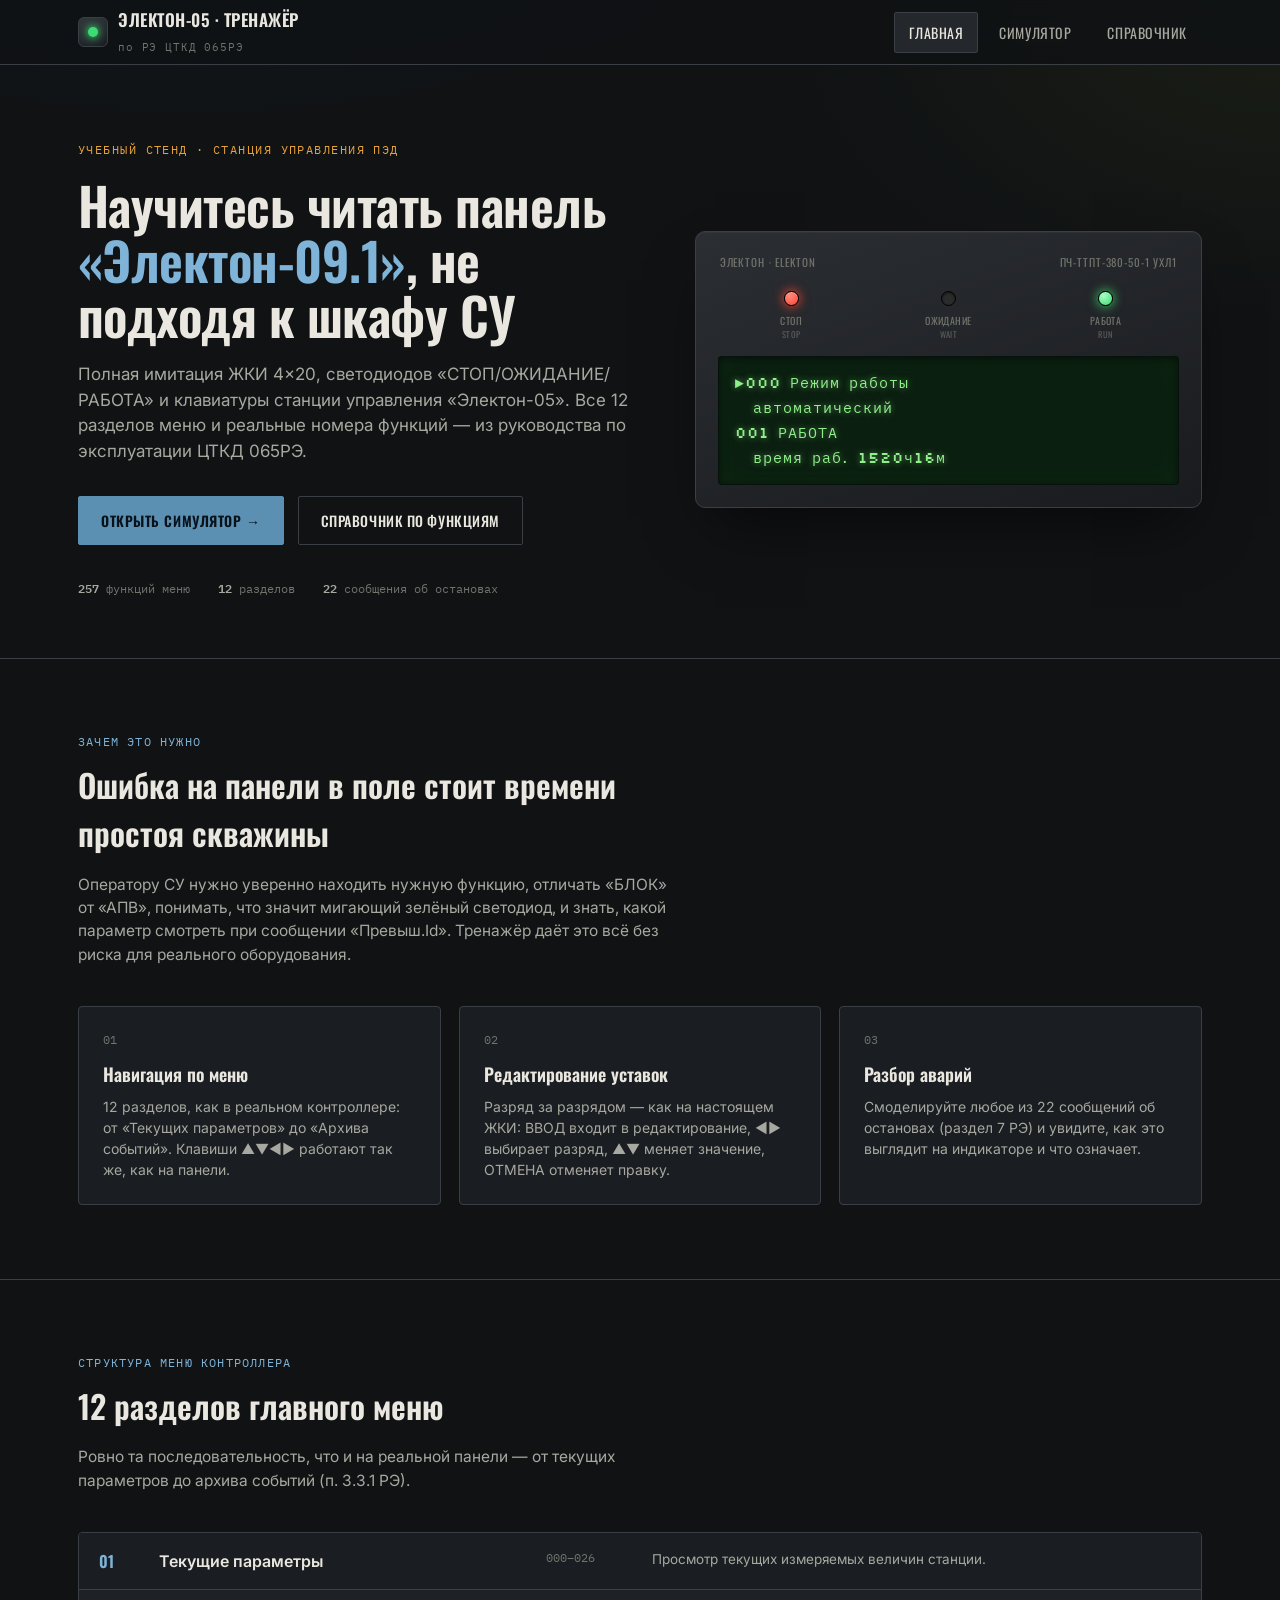
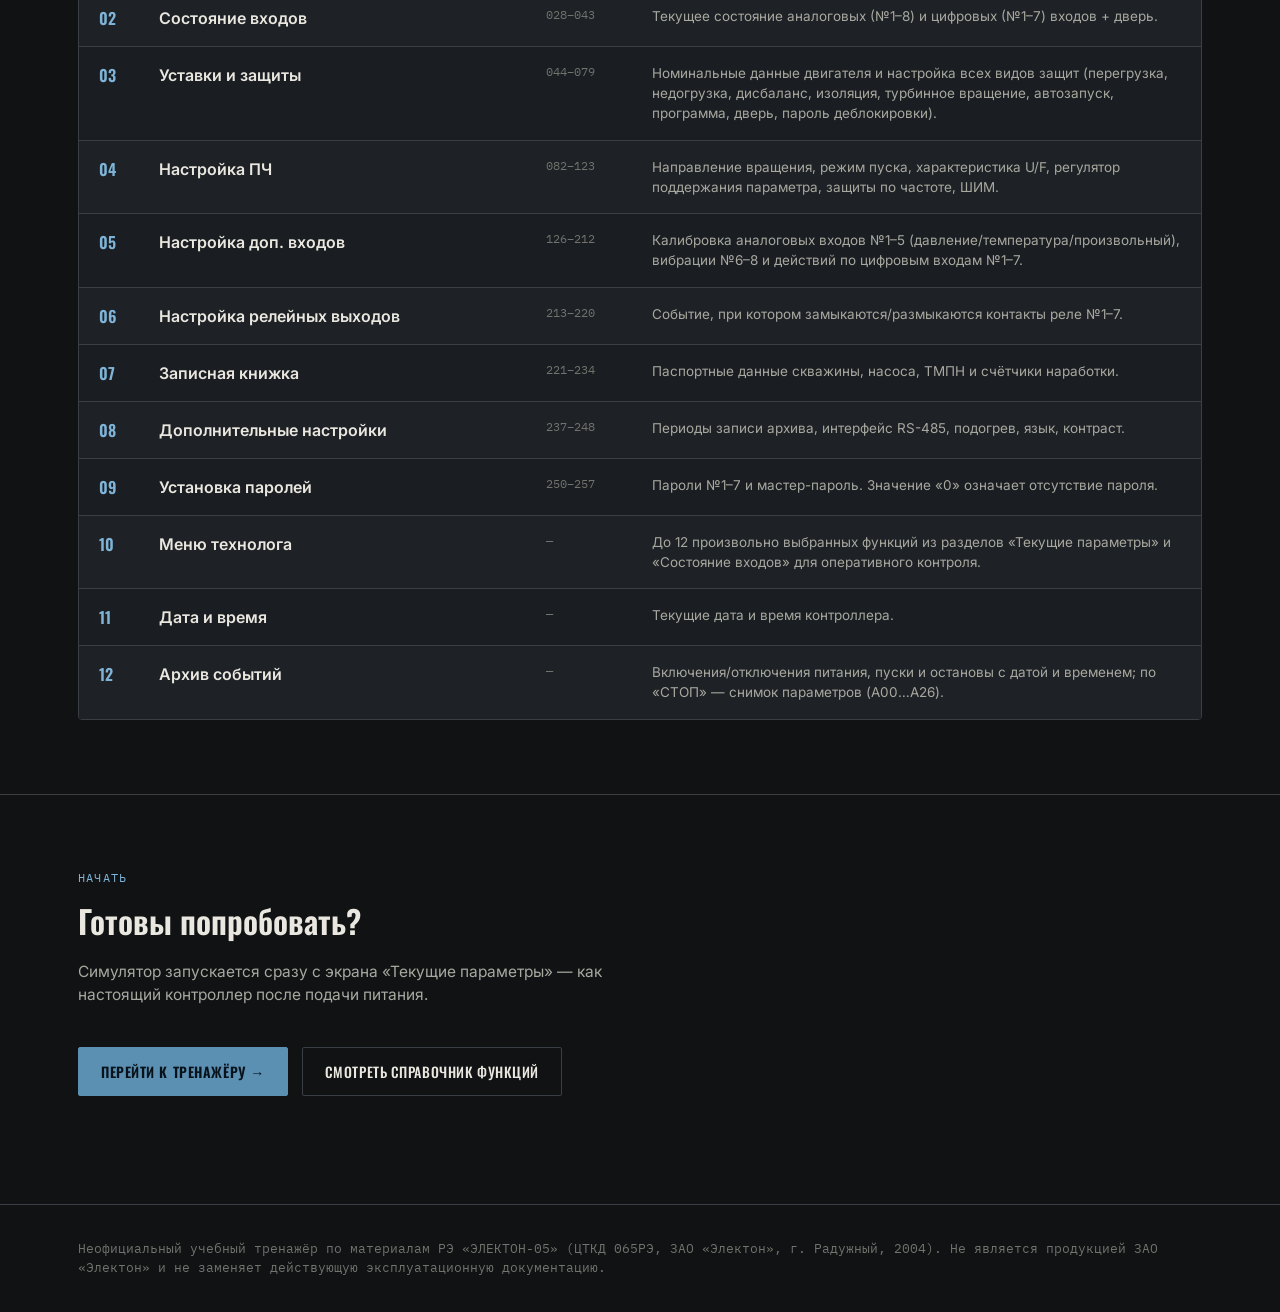
<file: index.html>
<!doctype html>
<html lang="ru">
<head>
<meta charset="utf-8">
<meta name="viewport" content="width=device-width, initial-scale=1">
<title>Тренажёр ЭЛЕКТОН-05 — панель управления «Электон-09.1»</title>
<link rel="stylesheet" href="styles.css">
<style>
  #menu-structure{margin-top:6px;}
</style>
</head>
<body>

<nav class="topnav">
  <div class="container row">
    <a class="brand" href="index.html">
      <span class="brand-mark"></span>
      <span>
        <span class="brand-name">Электон-05 · Тренажёр</span><br>
        <span class="brand-tag">по РЭ ЦТКД 065РЭ</span>
      </span>
    </a>
    <div class="navlinks">
      <a href="index.html" class="active">Главная</a>
      <a href="simulator.html">Симулятор</a>
      <a href="reference.html">Справочник</a>
    </div>
  </div>
</nav>

<header class="hero">
  <div class="container hero-grid">
    <div>
      <p class="eyebrow">Учебный стенд · станция управления ПЭД</p>
      <h1>Научитесь читать панель <em>«Электон-09.1»</em>, не подходя к шкафу СУ</h1>
      <p class="lead">Полная имитация ЖКИ 4×20, светодиодов «СТОП/ОЖИДАНИЕ/РАБОТА» и клавиатуры станции
      управления «Электон-05». Все 12 разделов меню и реальные номера функций — из руководства по
      эксплуатации ЦТКД 065РЭ.</p>
      <div class="hero-ctas">
        <a class="btn btn-primary" href="simulator.html">Открыть симулятор →</a>
        <a class="btn btn-ghost" href="reference.html">Справочник по функциям</a>
      </div>
      <div class="hero-meta">
        <span><b>257</b> функций меню</span>
        <span><b>12</b> разделов</span>
        <span><b>22</b> сообщения об остановах</span>
      </div>
    </div>

    <div class="panel-shell">
      <div class="panel-topline"><span>Электон · Elekton</span><span>ПЧ-ТТПТ-380-50-1 УХЛ1</span></div>
      <div class="led-row">
        <div class="led-unit"><div class="led on-red"></div><div class="led-label">СТОП<small>STOP</small></div></div>
        <div class="led-unit"><div class="led"></div><div class="led-label">ОЖИДАНИЕ<small>WAIT</small></div></div>
        <div class="led-unit"><div class="led on-green"></div><div class="led-label">РАБОТА<small>RUN</small></div></div>
      </div>
      <div class="lcd" id="hero-lcd"></div>
    </div>
  </div>
</header>

<section class="section">
  <div class="container">
    <div class="section-head">
      <p class="section-eyebrow">Зачем это нужно</p>
      <h2>Ошибка на панели в поле стоит времени простоя скважины</h2>
      <p class="desc">Оператору СУ нужно уверенно находить нужную функцию, отличать «БЛОК» от «АПВ»,
      понимать, что значит мигающий зелёный светодиод, и знать, какой параметр смотреть при сообщении
      «Превыш.Id». Тренажёр даёт это всё без риска для реального оборудования.</p>
    </div>
    <div class="grid-3">
      <div class="card">
        <div class="num">01</div>
        <h3>Навигация по меню</h3>
        <p>12 разделов, как в реальном контроллере: от «Текущих параметров» до «Архива событий».
        Клавиши ▲▼◄► работают так же, как на панели.</p>
      </div>
      <div class="card">
        <div class="num">02</div>
        <h3>Редактирование уставок</h3>
        <p>Разряд за разрядом — как на настоящем ЖКИ: ВВОД входит в редактирование, ◄► выбирает разряд,
        ▲▼ меняет значение, ОТМЕНА отменяет правку.</p>
      </div>
      <div class="card">
        <div class="num">03</div>
        <h3>Разбор аварий</h3>
        <p>Смоделируйте любое из 22 сообщений об остановах (раздел 7 РЭ) и увидите, как это выглядит
        на индикаторе и что означает.</p>
      </div>
    </div>
  </div>
</section>

<section class="section">
  <div class="container">
    <div class="section-head">
      <p class="section-eyebrow">Структура меню контроллера</p>
      <h2>12 разделов главного меню</h2>
      <p class="desc">Ровно та последовательность, что и на реальной панели — от текущих параметров
      до архива событий (п. 3.3.1 РЭ).</p>
    </div>
    <div class="menu-list" id="menu-structure"></div>
  </div>
</section>

<section class="section">
  <div class="container">
    <div class="section-head">
      <p class="section-eyebrow">Начать</p>
      <h2>Готовы попробовать?</h2>
      <p class="desc">Симулятор запускается сразу с экрана «Текущие параметры» — как настоящий контроллер
      после подачи питания.</p>
    </div>
    <div class="hero-ctas">
      <a class="btn btn-primary" href="simulator.html">Перейти к тренажёру →</a>
      <a class="btn btn-ghost" href="reference.html">Смотреть справочник функций</a>
    </div>
  </div>
</section>

<footer>
  <div class="container">
    Неофициальный учебный тренажёр по материалам РЭ «ЭЛЕКТОН-05» (ЦТКД 065РЭ, ЗАО «Электон», г. Радужный, 2004).
    Не является продукцией ЗАО «Электон» и не заменяет действующую эксплуатационную документацию.
  </div>
</footer>

<script src="data.js"></script>
<script src="main.js"></script>
<script>
  const box = document.getElementById('menu-structure');
  box.innerHTML = SECTIONS.map(s => `
    <div class="menu-row">
      <div class="menu-idx">${String(s.id).padStart(2,'0')}</div>
      <div class="menu-name">${s.title}</div>
      <div class="menu-range">${s.range}</div>
      <div class="menu-desc">${s.desc}</div>
    </div>
  `).join('');
</script>
</body>
</html>
</file>
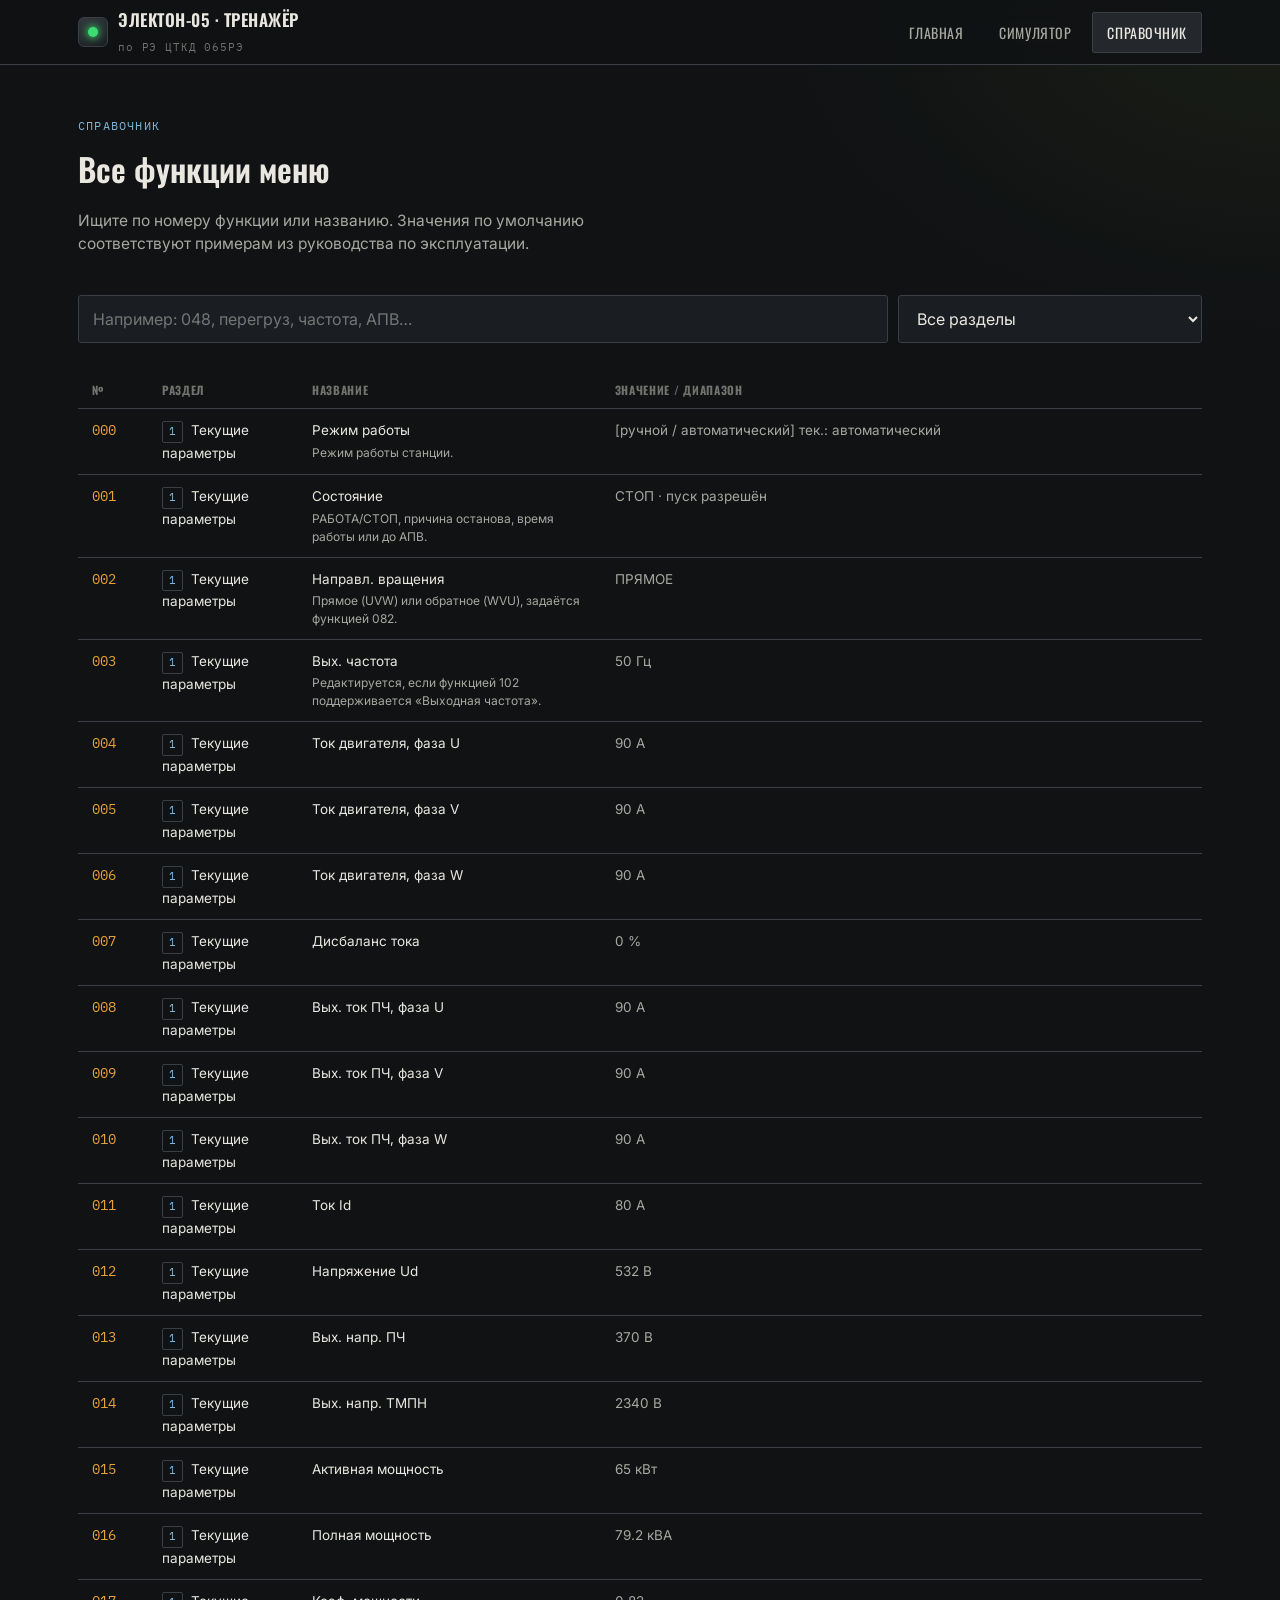
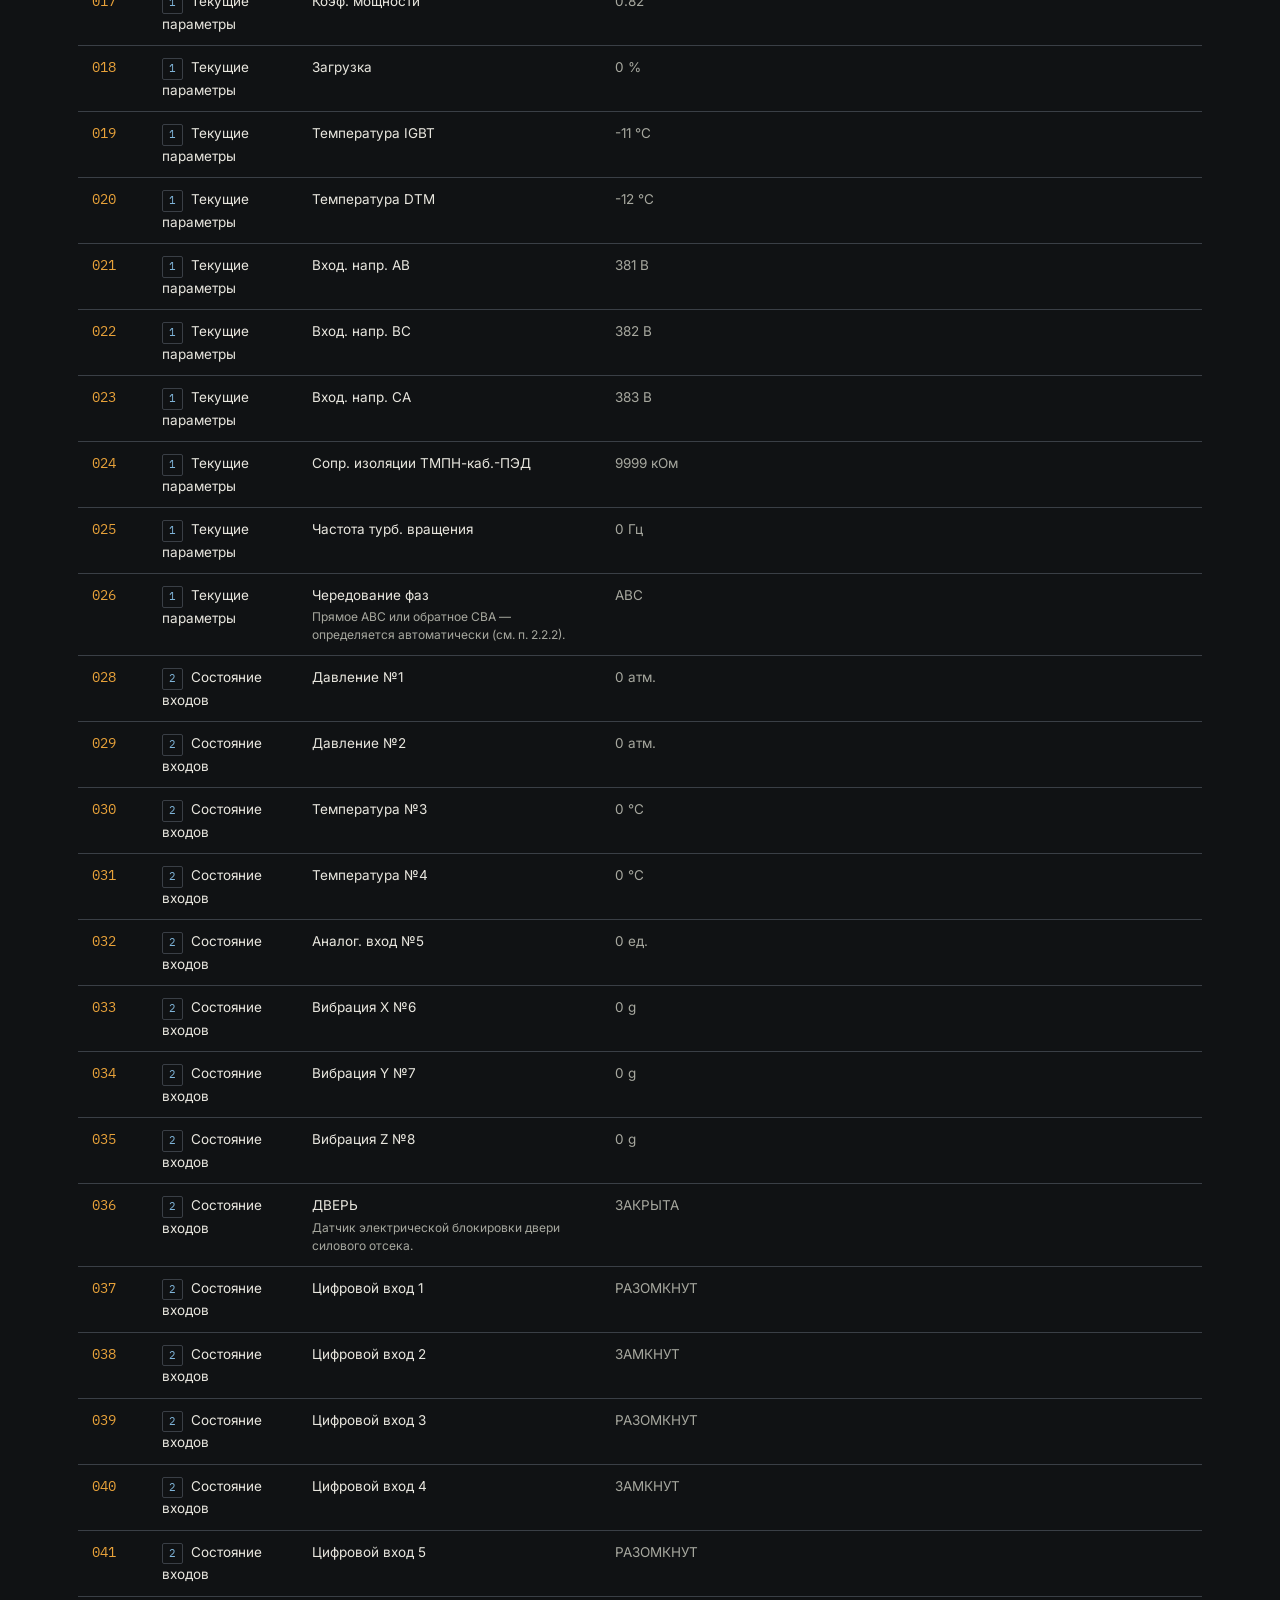
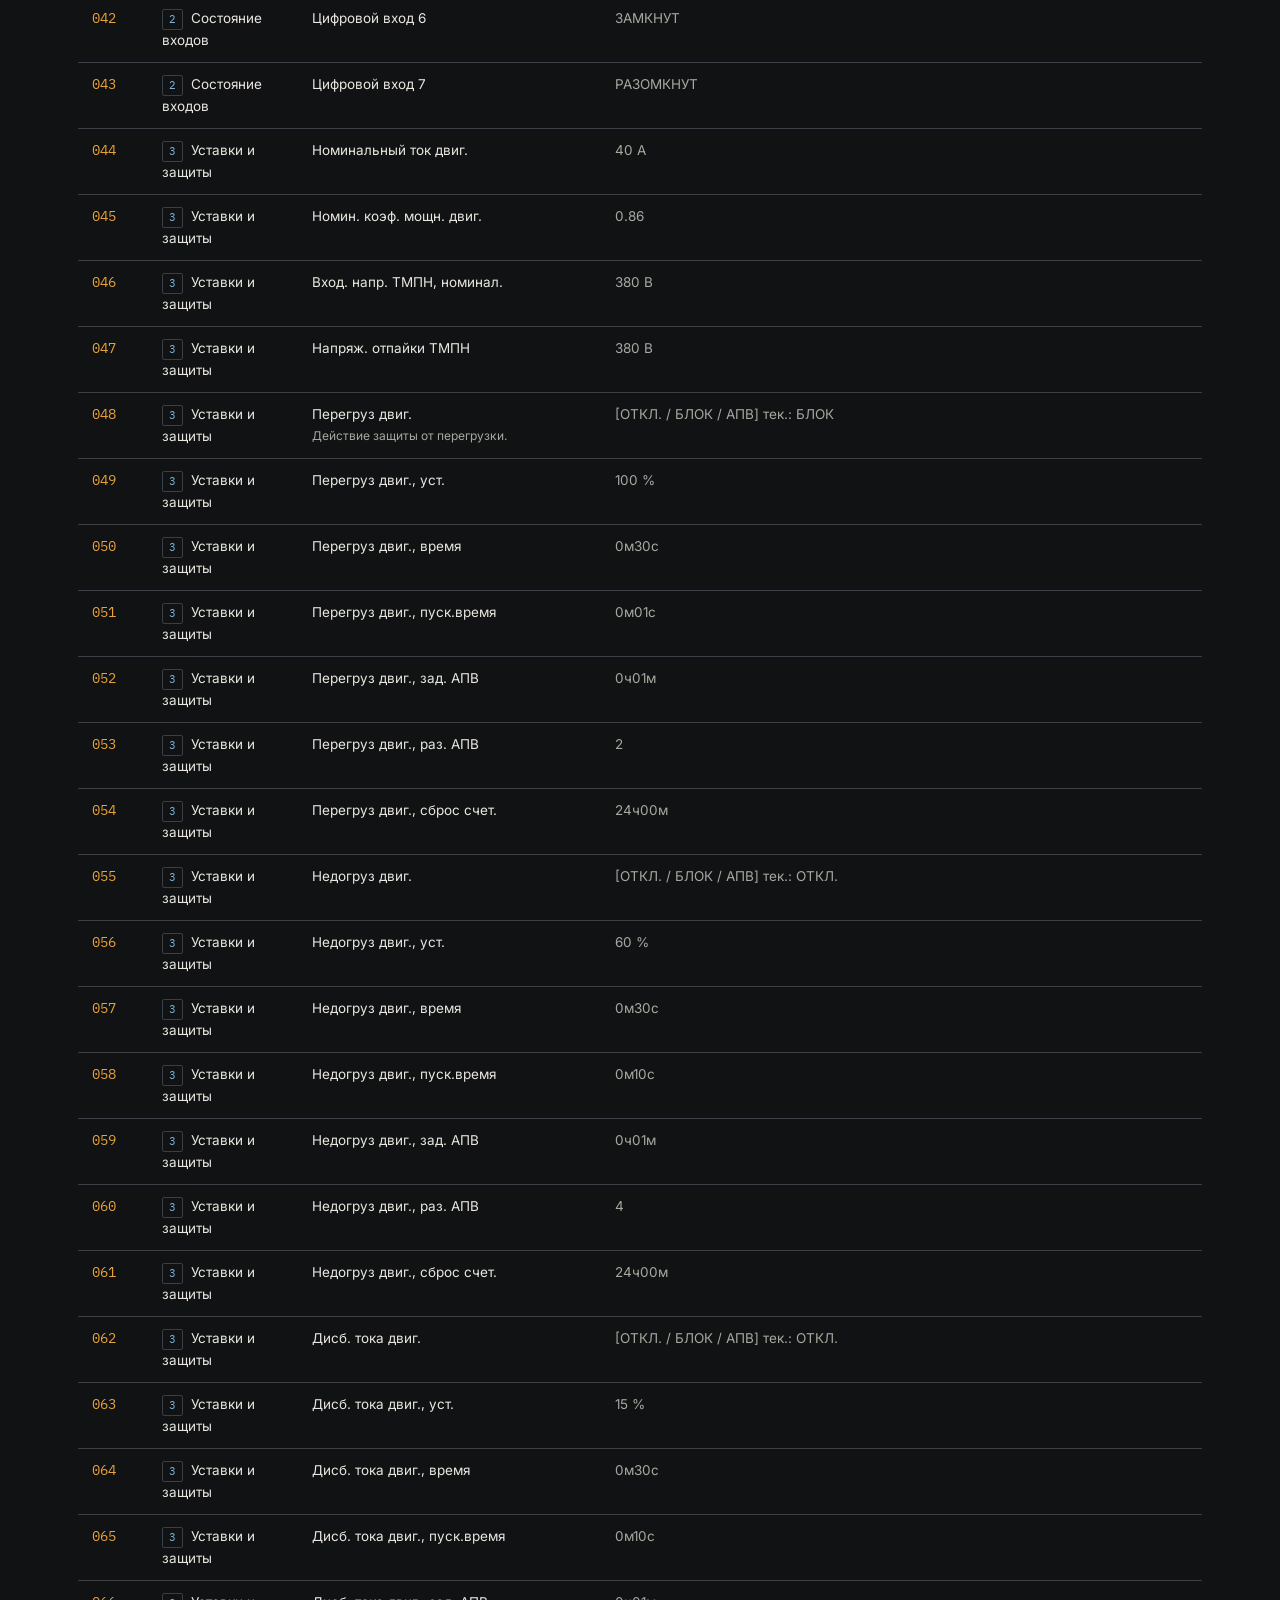
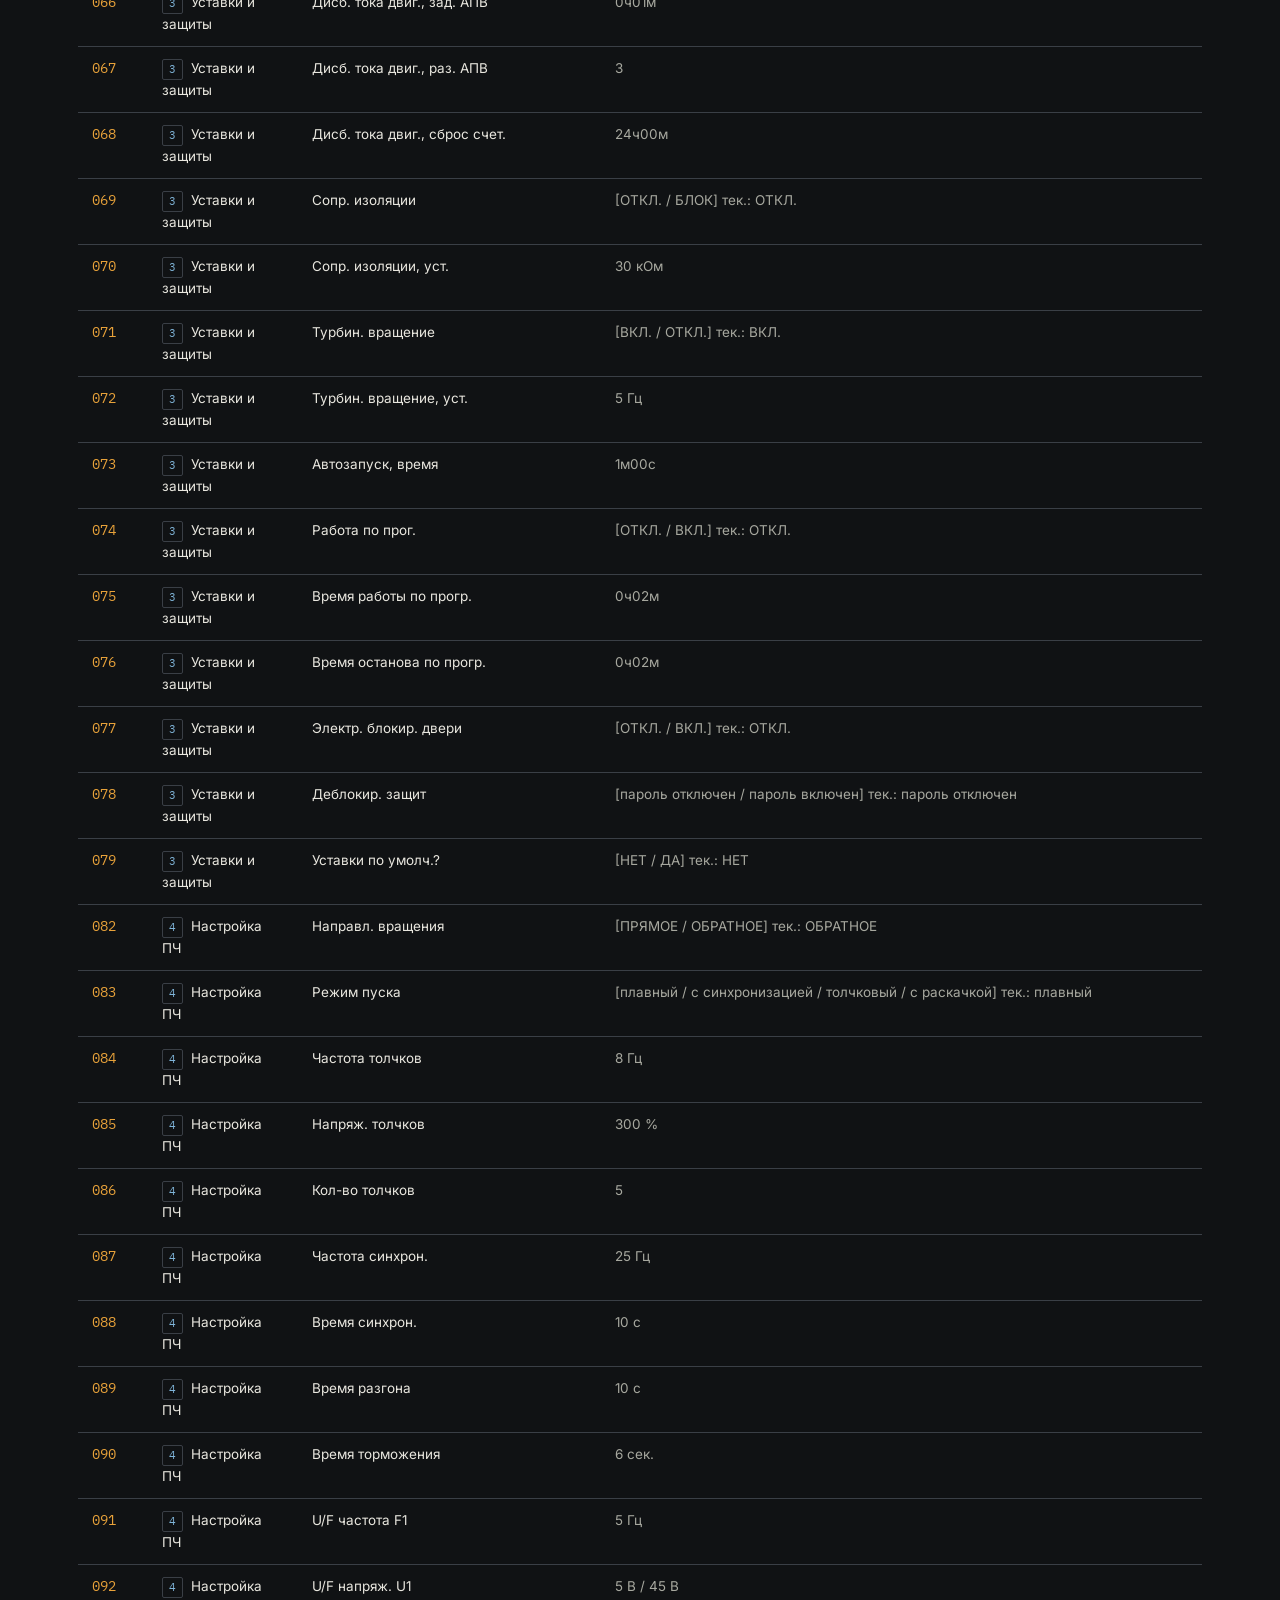
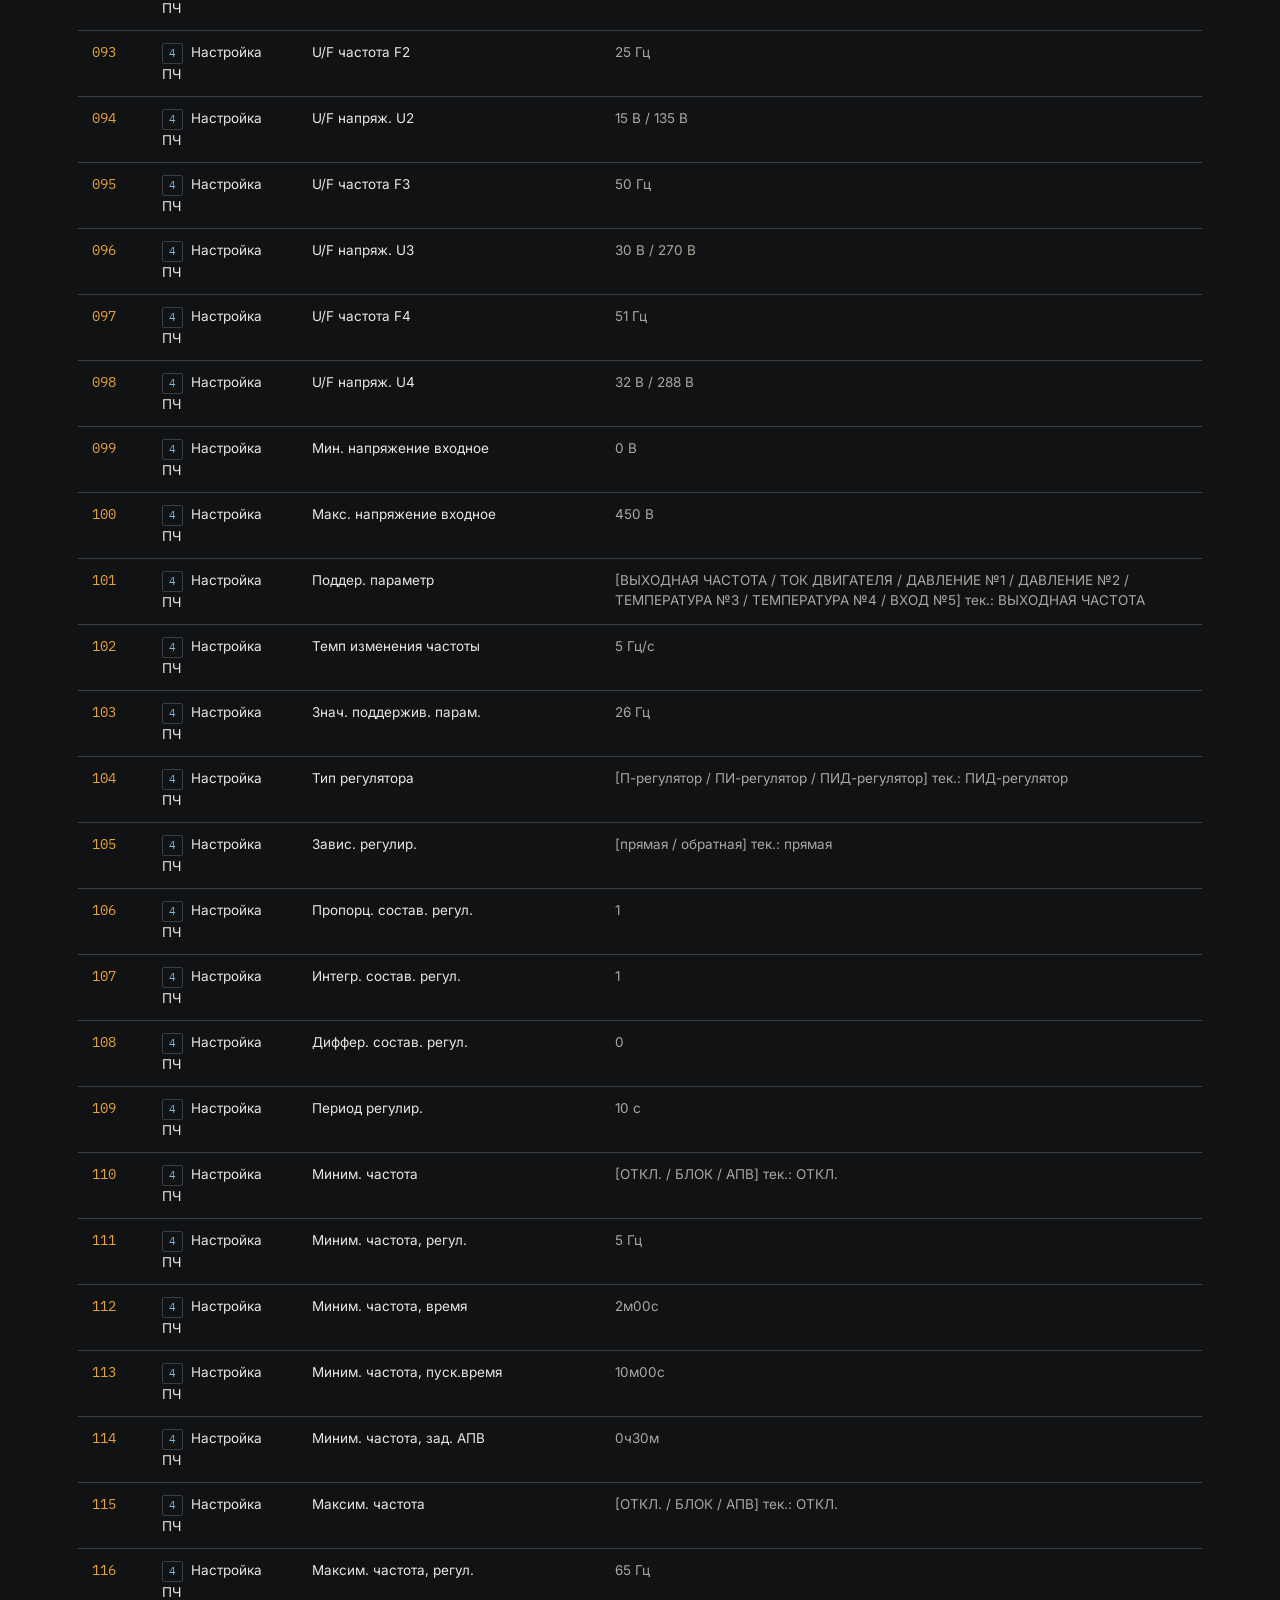
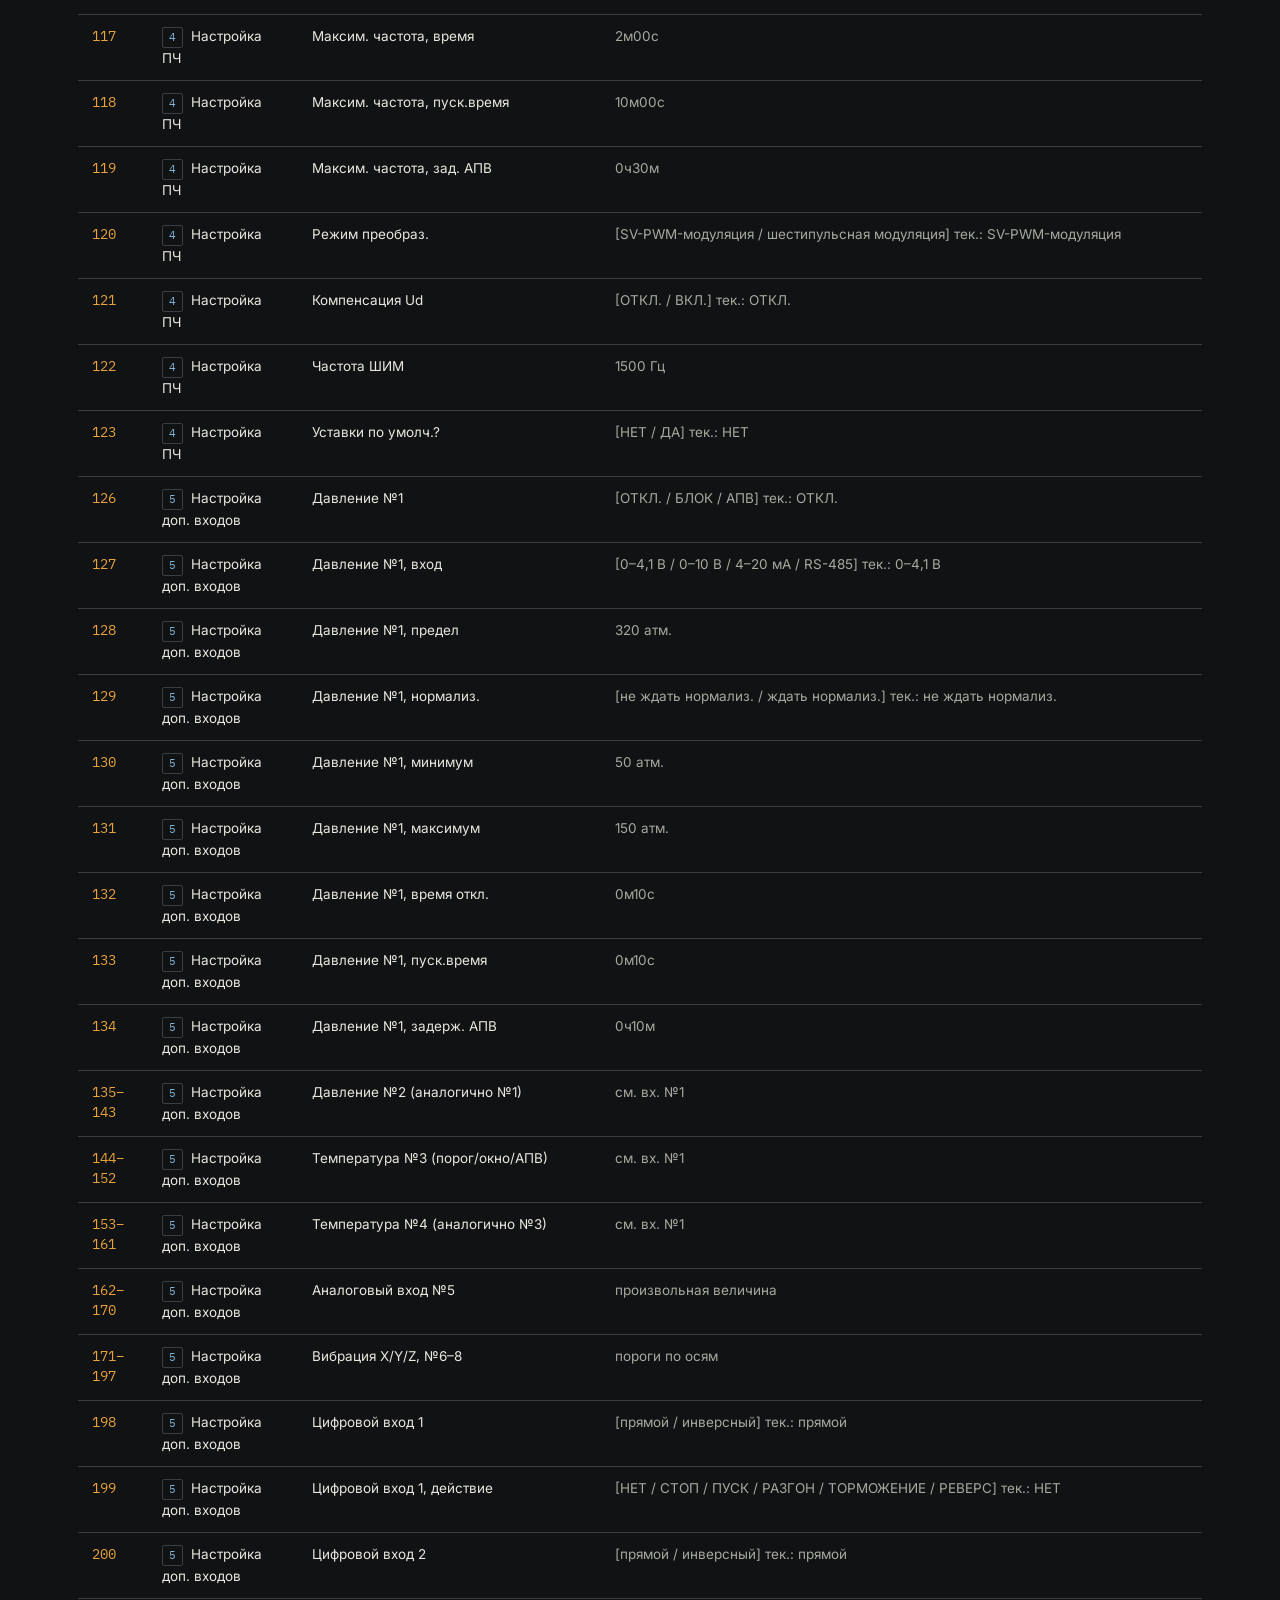
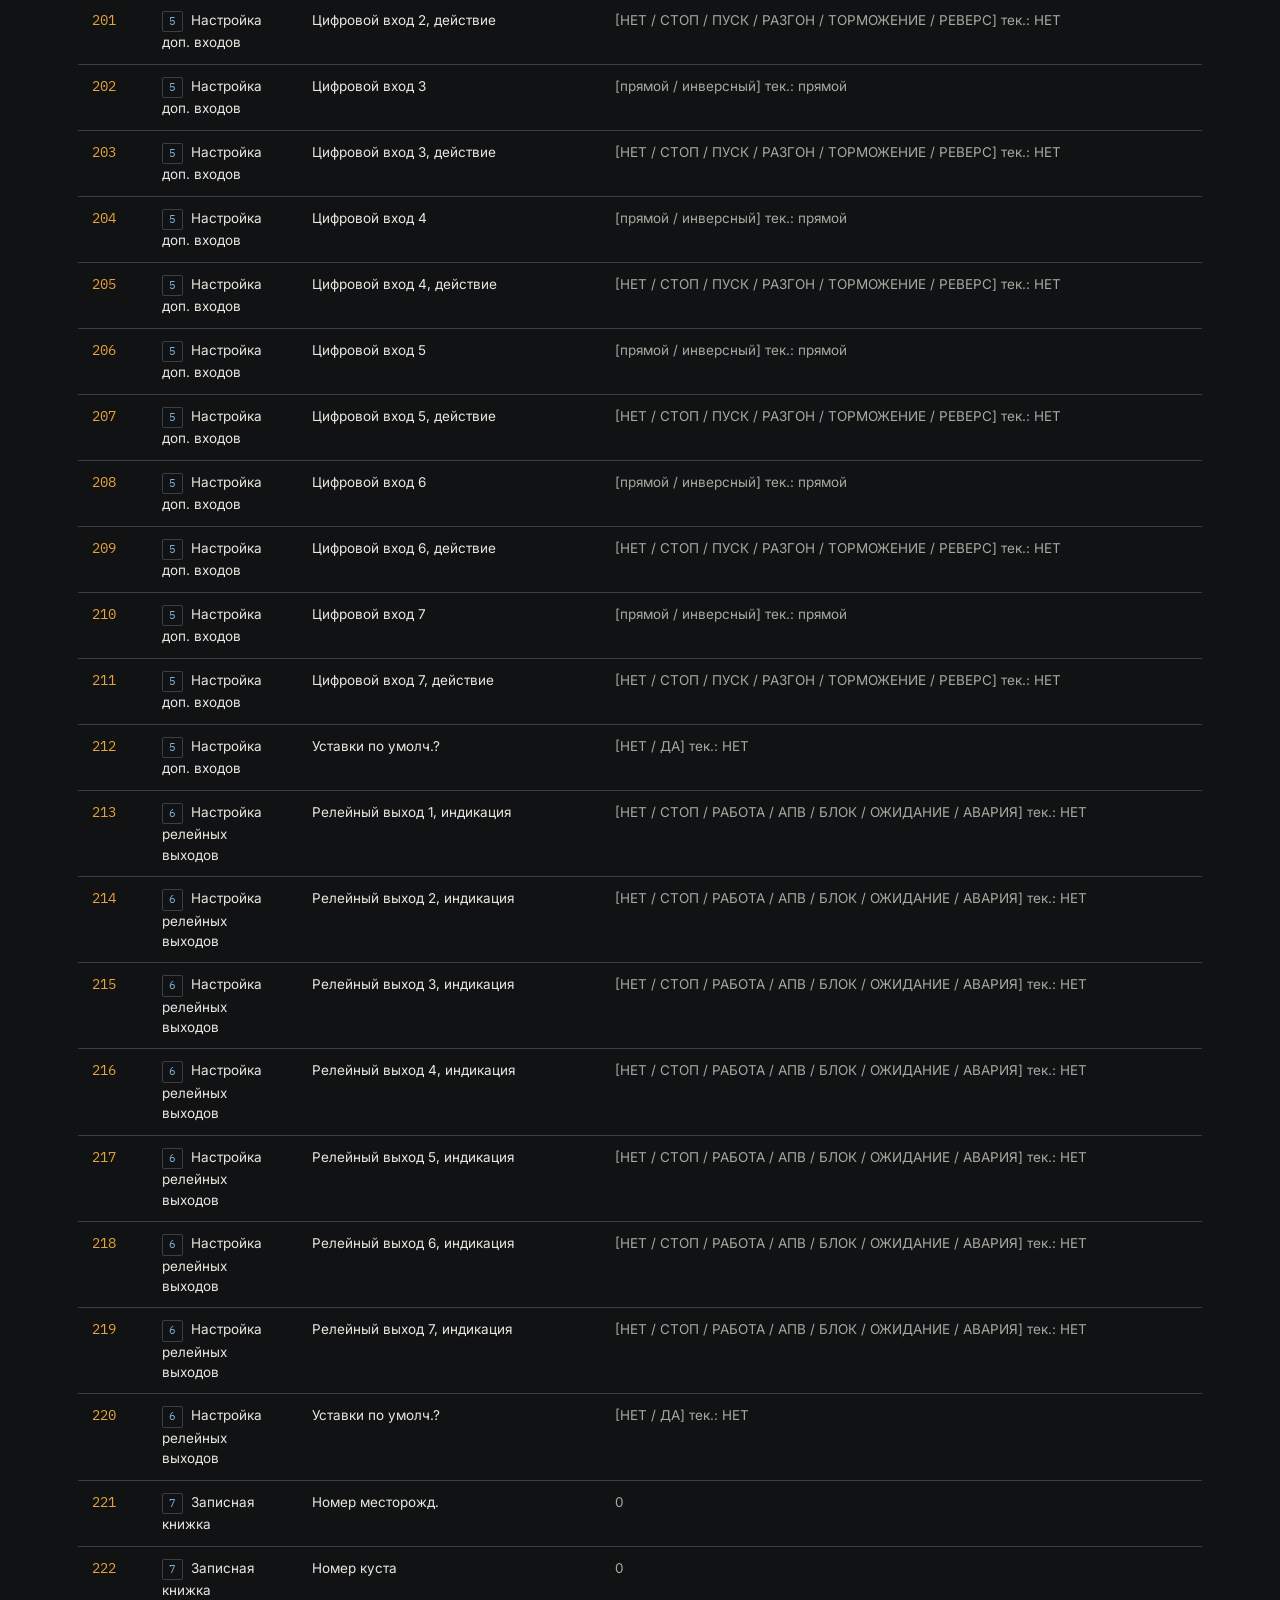
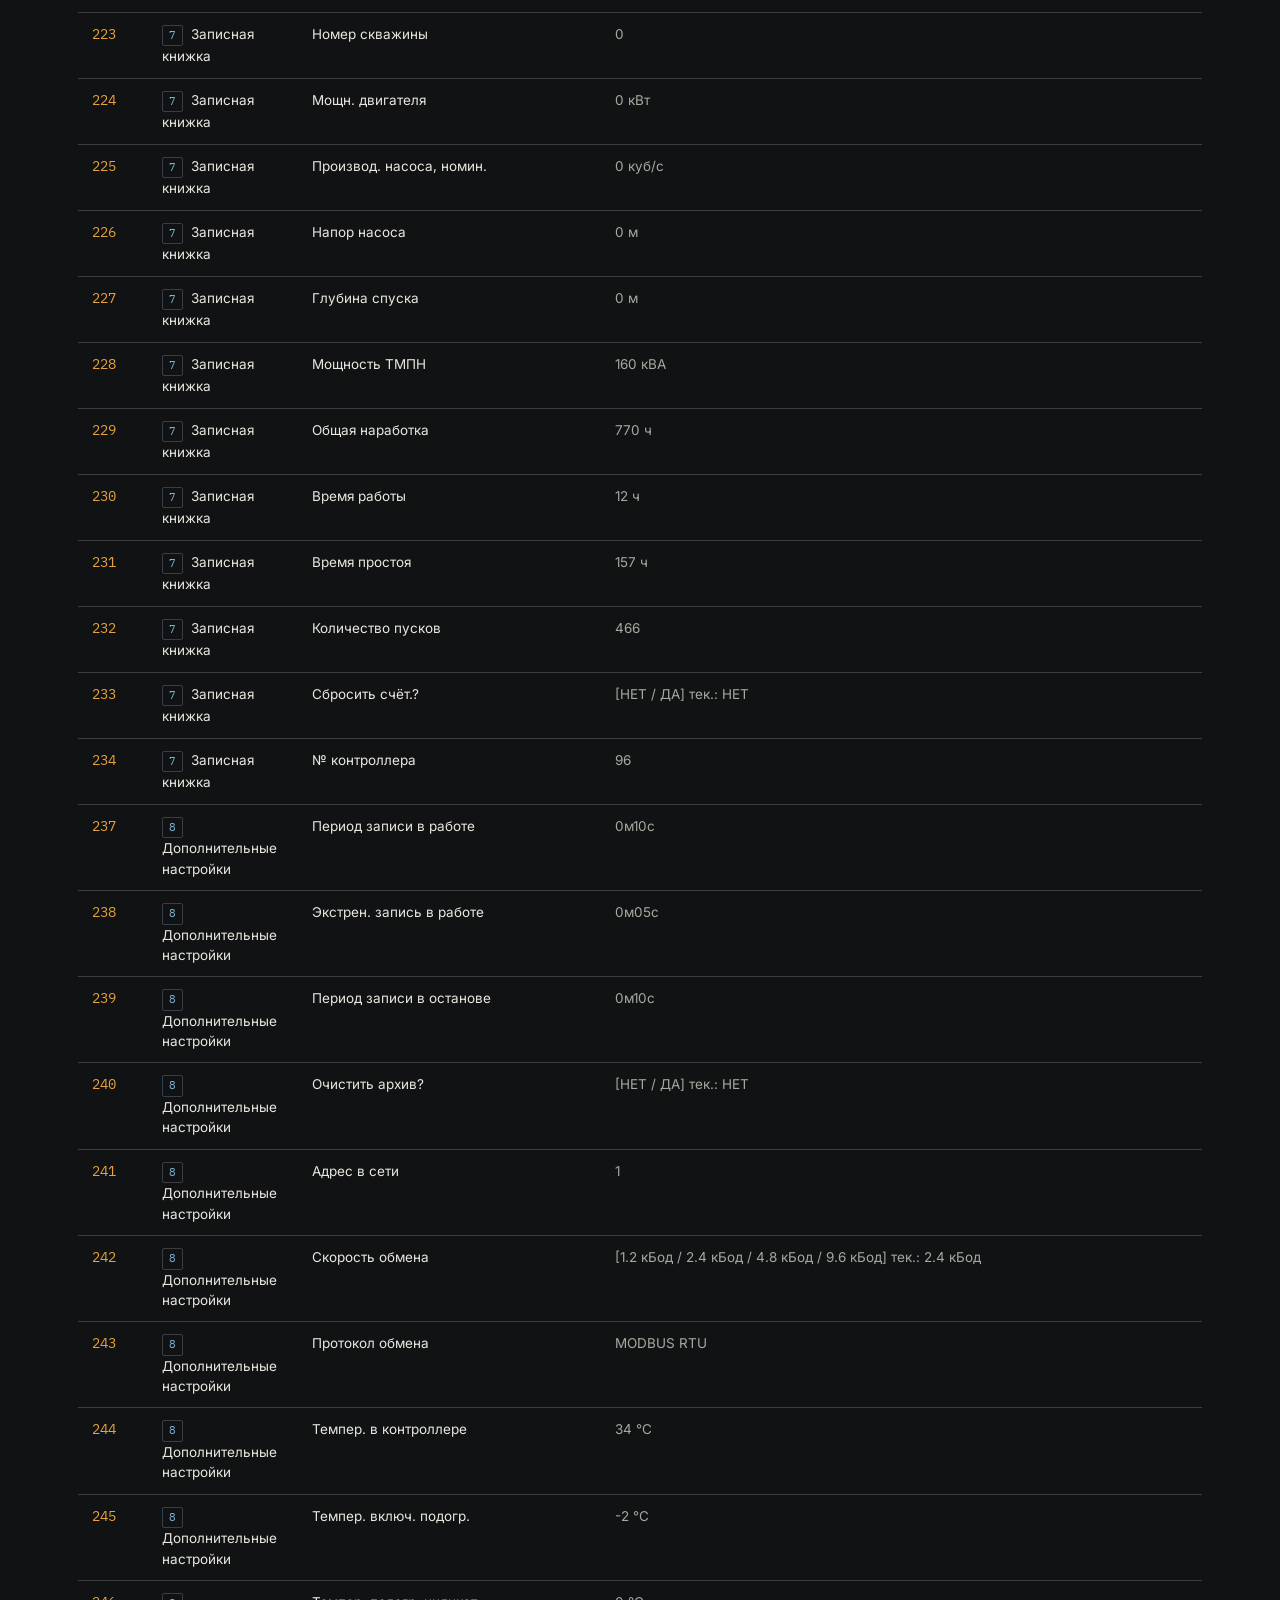
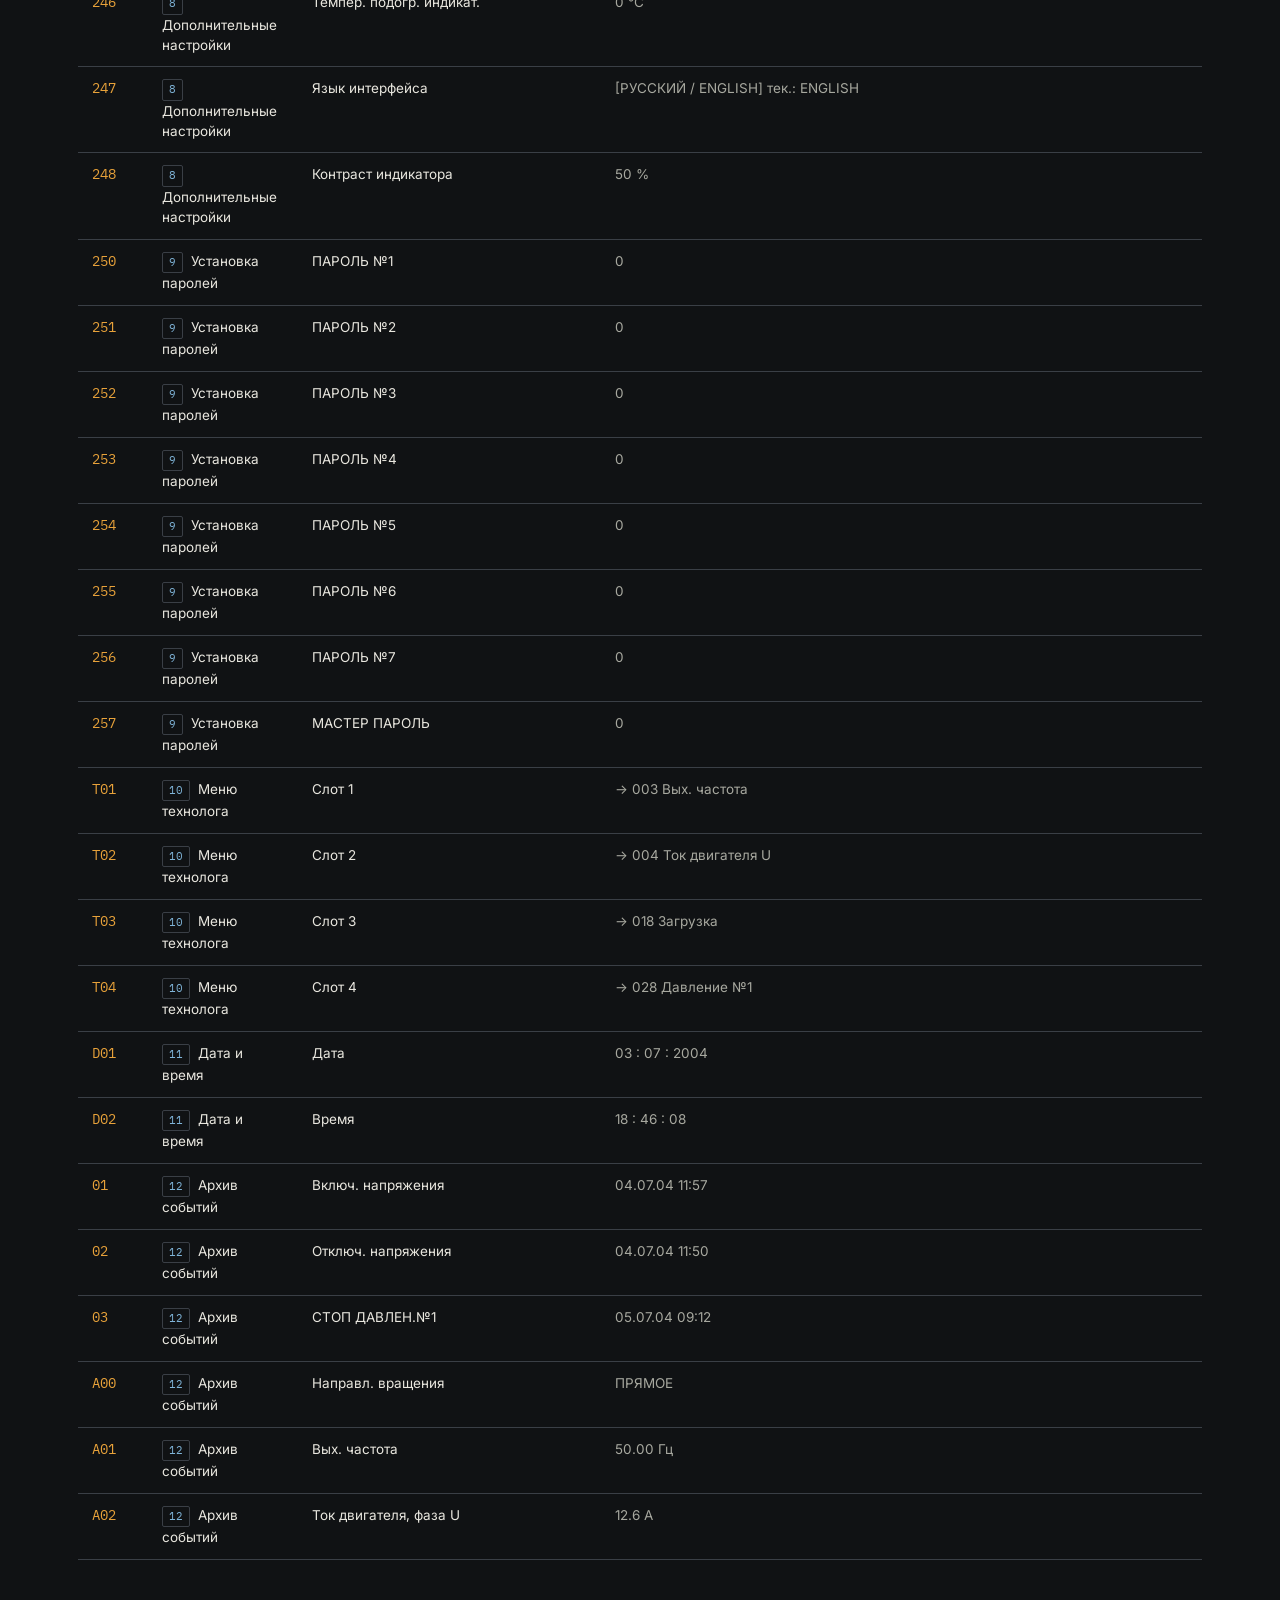
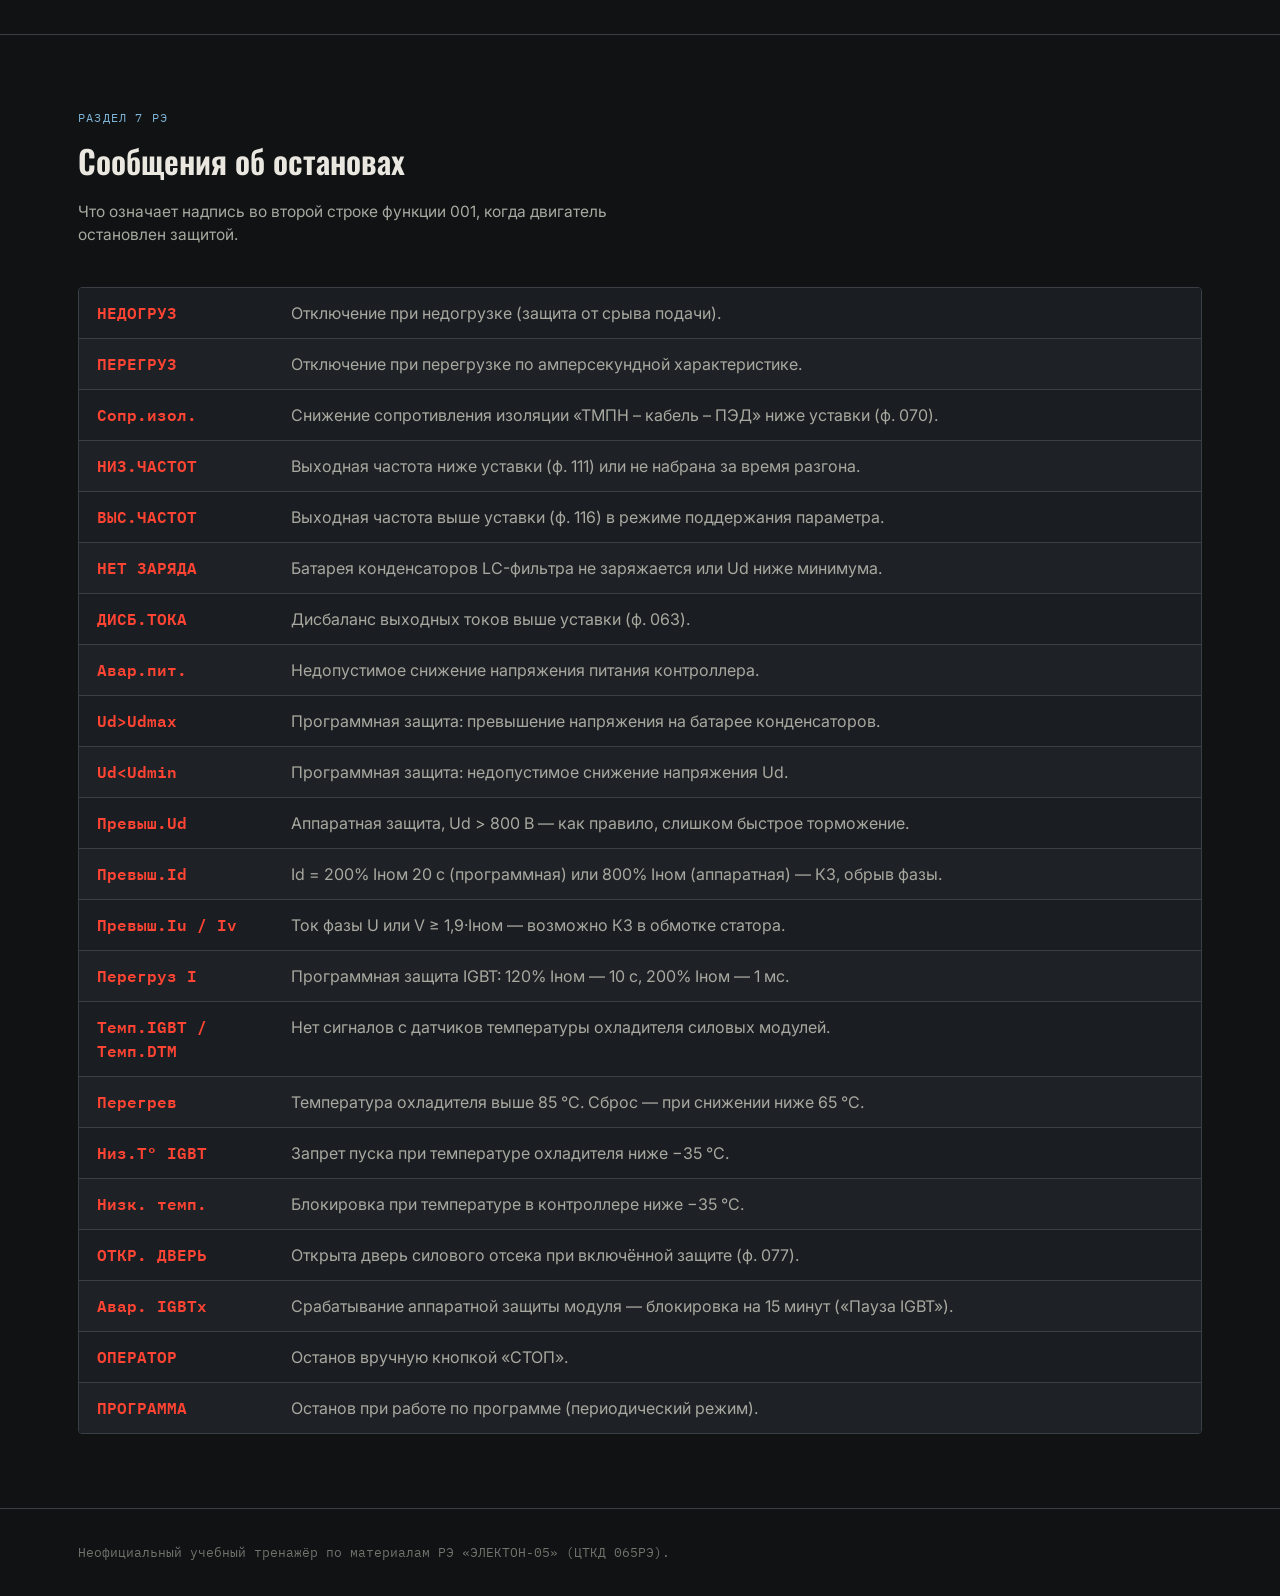
<file: reference.html>
<!doctype html>
<html lang="ru">
<head>
<meta charset="utf-8">
<meta name="viewport" content="width=device-width, initial-scale=1">
<title>Справочник функций — Электон-05</title>
<link rel="stylesheet" href="styles.css">
<style>
  .ref-search{
    display:flex; gap:10px; margin-bottom:28px; flex-wrap:wrap;
  }
  .ref-search input{
    flex:1; min-width:220px;
    background:var(--steel-800); border:1px solid var(--steel-line); color:var(--ink);
    padding:12px 14px; border-radius:3px; font-size:14px; font-family:'Inter',sans-serif;
  }
  .ref-search select{
    background:var(--steel-800); border:1px solid var(--steel-line); color:var(--ink);
    padding:12px 14px; border-radius:3px; font-size:14px; font-family:'Inter',sans-serif;
  }
  table.ref{width:100%; min-width:640px; border-collapse:collapse; font-size:13.5px;}
  #results{overflow-x:auto; -webkit-overflow-scrolling:touch;}
  .ref-search input, .ref-search select{font-size:16px;} /* без автозума на iPhone */
  table.ref th{
    text-align:left; font-family:'Oswald',sans-serif; text-transform:uppercase; letter-spacing:.06em;
    font-size:11.5px; color:var(--ink-faint); padding:10px 14px; border-bottom:1px solid var(--steel-line);
  }
  table.ref td{padding:11px 14px; border-bottom:1px solid var(--steel-line); vertical-align:top;}
  table.ref tr:hover td{background:rgba(91,144,179,.06);}
  .code{font-family:'IBM Plex Mono',monospace; color:var(--amber);}
  .sec-tag{
    display:inline-block; font-family:'IBM Plex Mono',monospace; font-size:10.5px;
    color:var(--accent-bright); border:1px solid var(--steel-line); border-radius:2px;
    padding:2px 6px; margin-right:8px;
  }
  .default{color:var(--ink-dim);}
  .msg-grid{border:1px solid var(--steel-line); border-radius:4px; overflow:hidden; margin-top:10px;}
  .msg-row{display:grid; grid-template-columns:180px 1fr; gap:14px; padding:13px 18px; border-bottom:1px solid var(--steel-line); background:var(--steel-800);}
  .msg-row:nth-child(even){background:#1e2125;}
  .msg-row:last-child{border-bottom:none;}
  .msg-name{font-family:'IBM Plex Mono',monospace; color:var(--led-red); font-weight:600;}
  .empty{padding:30px 10px; color:var(--ink-faint); font-family:'IBM Plex Mono',monospace; font-size:13px;}
</style>
</head>
<body>

<nav class="topnav">
  <div class="container row">
    <a class="brand" href="index.html">
      <span class="brand-mark"></span>
      <span>
        <span class="brand-name">Электон-05 · Тренажёр</span><br>
        <span class="brand-tag">по РЭ ЦТКД 065РЭ</span>
      </span>
    </a>
    <div class="navlinks">
      <a href="index.html">Главная</a>
      <a href="simulator.html">Симулятор</a>
      <a href="reference.html" class="active">Справочник</a>
    </div>
  </div>
</nav>

<section class="section" style="padding-top:52px;">
  <div class="container">
    <div class="section-head">
      <p class="section-eyebrow">Справочник</p>
      <h2>Все функции меню</h2>
      <p class="desc">Ищите по номеру функции или названию. Значения по умолчанию соответствуют примерам
      из руководства по эксплуатации.</p>
    </div>

    <div class="ref-search">
      <input type="text" id="q" placeholder="Например: 048, перегруз, частота, АПВ…">
      <select id="secFilter"><option value="">Все разделы</option></select>
    </div>

    <div id="results"></div>
  </div>
</section>

<section class="section">
  <div class="container">
    <div class="section-head">
      <p class="section-eyebrow">Раздел 7 РЭ</p>
      <h2>Сообщения об остановах</h2>
      <p class="desc">Что означает надпись во второй строке функции 001, когда двигатель остановлен защитой.</p>
    </div>
    <div class="msg-grid" id="messages"></div>
  </div>
</section>

<footer>
  <div class="container">
    Неофициальный учебный тренажёр по материалам РЭ «ЭЛЕКТОН-05» (ЦТКД 065РЭ).
  </div>
</footer>

<script src="data.js"></script>
<script src="reference.js"></script>
</body>
</html>
</file>
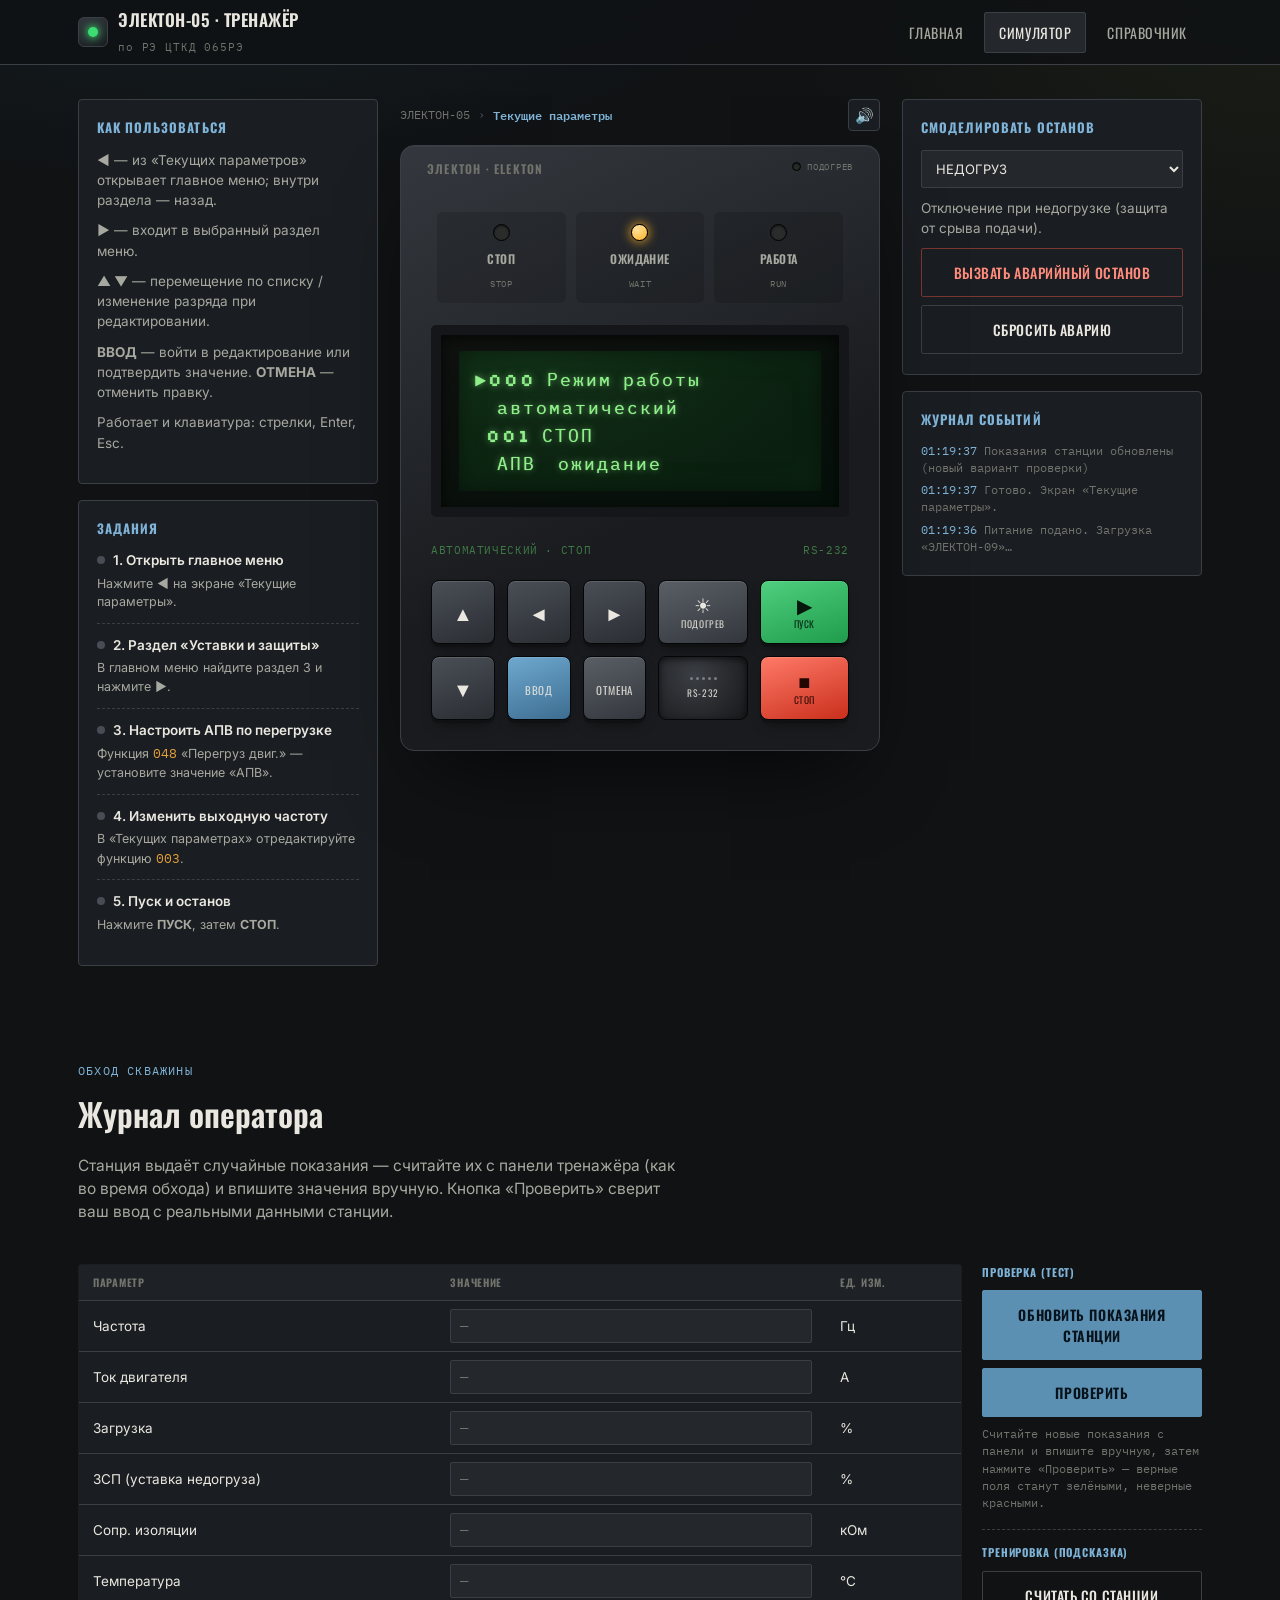
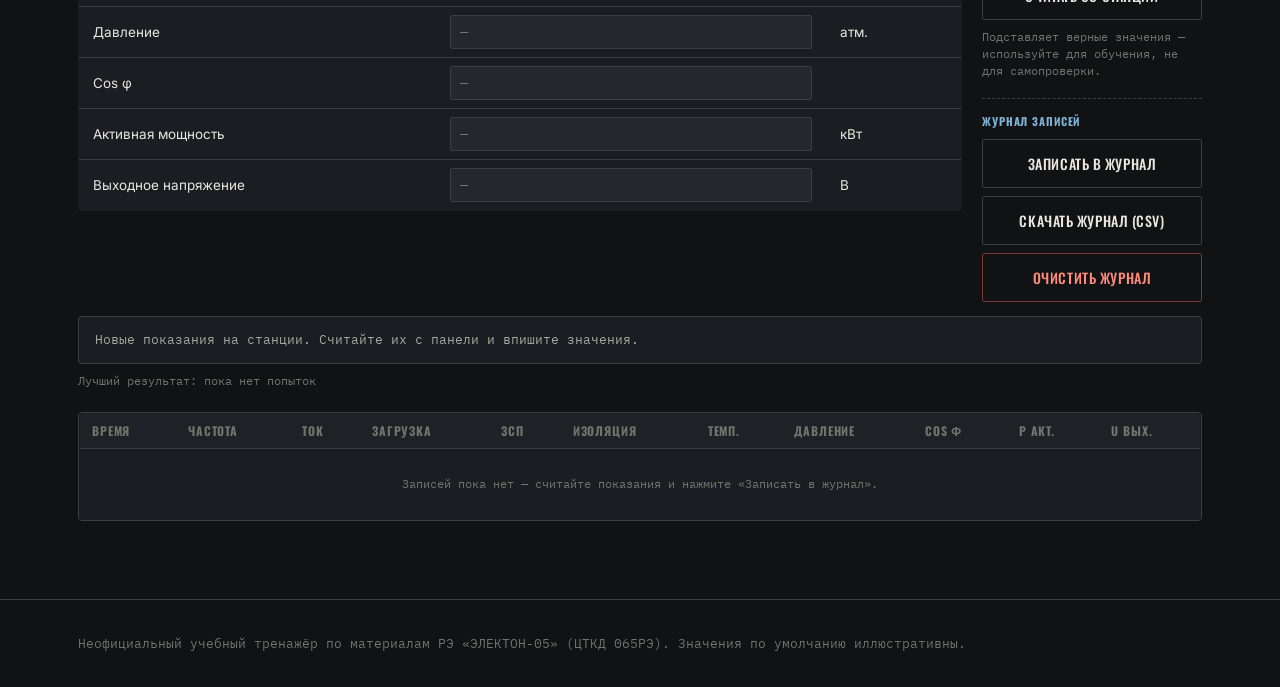
<file: simulator.html>
<!doctype html>
<html lang="ru">
<head>
<meta charset="utf-8">
<meta name="viewport" content="width=device-width, initial-scale=1">
<title>Симулятор панели — Электон-05</title>
<link rel="stylesheet" href="styles.css">
<link rel="stylesheet" href="sim.css">
</head>
<body>

<nav class="topnav">
  <div class="container row">
    <a class="brand" href="index.html">
      <span class="brand-mark"></span>
      <span>
        <span class="brand-name">Электон-05 · Тренажёр</span><br>
        <span class="brand-tag">по РЭ ЦТКД 065РЭ</span>
      </span>
    </a>
    <div class="navlinks">
      <a href="index.html">Главная</a>
      <a href="simulator.html" class="active">Симулятор</a>
      <a href="reference.html">Справочник</a>
    </div>
  </div>
</nav>

<div class="container">
  <div class="trainer-wrap">

    <!-- LEFT: tasks -->
    <div>
      <div class="side-card">
        <h4>Как пользоваться</h4>
        <p><b>◄</b> — из «Текущих параметров» открывает главное меню; внутри раздела — назад.</p>
        <p><b>►</b> — входит в выбранный раздел меню.</p>
        <p><b>▲ ▼</b> — перемещение по списку / изменение разряда при редактировании.</p>
        <p><b>ВВОД</b> — войти в редактирование или подтвердить значение. <b>ОТМЕНА</b> — отменить правку.</p>
        <p>Работает и клавиатура: стрелки, Enter, Esc.</p>
      </div>

      <div class="side-card">
        <h4>Задания</h4>
        <div class="task" id="task-t1">
          <div class="task-title"><span class="task-dot" id="dot-t1"></span>1. Открыть главное меню</div>
          <div class="task-desc">Нажмите <b>◄</b> на экране «Текущие параметры».</div>
        </div>
        <div class="task" id="task-t2">
          <div class="task-title"><span class="task-dot"></span>2. Раздел «Уставки и защиты»</div>
          <div class="task-desc">В главном меню найдите раздел 3 и нажмите <b>►</b>.</div>
        </div>
        <div class="task" id="task-t3">
          <div class="task-title"><span class="task-dot"></span>3. Настроить АПВ по перегрузке</div>
          <div class="task-desc">Функция <span class="help-code">048</span> «Перегруз двиг.» — установите значение «АПВ».</div>
        </div>
        <div class="task" id="task-t4">
          <div class="task-title"><span class="task-dot"></span>4. Изменить выходную частоту</div>
          <div class="task-desc">В «Текущих параметрах» отредактируйте функцию <span class="help-code">003</span>.</div>
        </div>
        <div class="task" id="task-t5">
          <div class="task-title"><span class="task-dot"></span>5. Пуск и останов</div>
          <div class="task-desc">Нажмите <b>ПУСК</b>, затем <b>СТОП</b>.</div>
        </div>
      </div>
    </div>

    <!-- CENTER: panel -->
    <div>
      <div class="crumb-row">
        <div class="crumb" id="crumb"></div>
        <button class="sound-toggle" id="sound-toggle" title="Звук клавиш">🔊</button>
      </div>

      <div class="unit">
        <div class="heat-indicator"><div class="led" id="heat-led"></div>ПОДОГРЕВ</div>
        <div class="unit-inner">
          <div class="led-strip">
            <div class="led-cell"><div class="led" id="led-stop"></div><div class="cap">СТОП</div><div class="sub">STOP</div></div>
            <div class="led-cell"><div class="led" id="led-wait"></div><div class="cap">Ожидание</div><div class="sub">WAIT</div></div>
            <div class="led-cell"><div class="led" id="led-run"></div><div class="cap">Работа</div><div class="sub">RUN</div></div>
          </div>

          <div class="lcd-frame">
            <div class="lcd-screen" id="lcd-screen"></div>
          </div>
          <div class="status-strip"><span id="status-strip"></span><span>RS-232</span></div>

          <div class="keypad" style="margin-top:22px;">
            <div class="key" id="k-up"><span class="arrow">▲</span></div>
            <div class="key" id="k-left"><span class="arrow">◄</span></div>
            <div class="key" id="k-right"><span class="arrow">►</span></div>
            <div class="key key-heat" id="k-heat"><span class="arrow">☀</span><span class="lbl">Подогрев</span></div>
            <div class="key key-start" id="k-start"><span class="arrow">▶</span><span class="lbl">Пуск</span></div>

            <div class="key" id="k-down"><span class="arrow">▼</span></div>
            <div class="key key-enter" id="k-enter"><span class="lbl" style="font-size:11px;">ВВОД</span></div>
            <div class="key key-esc" id="k-esc"><span class="lbl" style="font-size:11px;">ОТМЕНА</span></div>
            <div class="key key-port"><div class="dots"><i></i><i></i><i></i><i></i><i></i></div><div class="lbl">RS-232</div></div>
            <div class="key key-stop" id="k-stop"><span class="arrow">■</span><span class="lbl">Стоп</span></div>
          </div>
        </div>
      </div>
    </div>

    <!-- RIGHT: faults + log -->
    <div>
      <div class="side-card">
        <h4>Смоделировать останов</h4>
        <select id="fault-select" class="fault-select"></select>
        <p id="fault-desc" style="min-height:36px;"></p>
        <button class="btn btn-danger btn-block" id="btn-fault">Вызвать аварийный останов</button>
        <button class="btn btn-ghost btn-block" id="btn-clear-fault" style="margin-top:8px;">Сбросить аварию</button>
      </div>

      <div class="side-card">
        <h4>Журнал событий</h4>
        <div class="log" id="log"></div>
      </div>
    </div>

  </div>
</div>

<section class="section journal-section">
  <div class="container">
    <div class="section-head">
      <p class="section-eyebrow">Обход скважины</p>
      <h2>Журнал оператора</h2>
      <p class="desc">Станция выдаёт случайные показания — считайте их с панели тренажёра (как во время
      обхода) и впишите значения вручную. Кнопка «Проверить» сверит ваш ввод с реальными данными станции.</p>
    </div>

    <div class="journal-grid">
      <table class="journal-table">
        <thead><tr><th>Параметр</th><th>Значение</th><th>Ед. изм.</th></tr></thead>
        <tbody id="journal-fields-body"></tbody>
      </table>

      <div class="journal-actions">
        <div class="journal-actions-group">
          <h5>Проверка (тест)</h5>
          <button class="btn btn-primary btn-block" id="btn-randomize">Обновить показания станции</button>
          <button class="btn btn-primary btn-block" id="btn-journal-check">Проверить</button>
          <p class="journal-hint">Считайте новые показания с панели и впишите вручную, затем нажмите «Проверить» —
          верные поля станут зелёными, неверные красными.</p>
        </div>

        <div class="journal-actions-group">
          <h5>Тренировка (подсказка)</h5>
          <button class="btn btn-ghost btn-block" id="btn-journal-read">Считать со станции</button>
          <p class="journal-hint">Подставляет верные значения — используйте для обучения, не для самопроверки.</p>
        </div>

        <div class="journal-actions-group">
          <h5>Журнал записей</h5>
          <button class="btn btn-ghost btn-block" id="btn-journal-add">Записать в журнал</button>
          <button class="btn btn-ghost btn-block" id="btn-journal-csv">Скачать журнал (CSV)</button>
          <button class="btn btn-danger btn-block" id="btn-journal-clear">Очистить журнал</button>
        </div>
      </div>
    </div>

    <div class="journal-score" id="journal-score"></div>
    <div class="journal-best" id="journal-best"></div>

    <div class="journal-history-wrap">
      <table class="journal-table">
        <thead>
          <tr>
            <th>Время</th>
            <th>Частота</th><th>Ток</th><th>Загрузка</th><th>Зсп</th><th>Изоляция</th>
            <th>Темп.</th><th>Давление</th><th>Cos φ</th><th>Р акт.</th><th>U вых.</th>
          </tr>
        </thead>
        <tbody id="journal-history-body"></tbody>
      </table>
    </div>
  </div>
</section>

<section class="section journal-section" id="techtask-panel" style="display:none;">
  <div class="container">
    <div class="section-head">
      <p class="section-eyebrow">Диспетчерская связь</p>
      <h2>Задание технолога</h2>
      <p class="desc">Журнал принят. Технолог просит внести изменения на станции — найдите нужные
      функции через меню, установите указанные значения (клавиша ВВОД, затем ◄►▲▼) и нажмите «Проверить изменения».</p>
    </div>

    <ol class="techtask-list" id="techtask-list"></ol>

    <div class="hero-ctas" style="margin-top:20px; margin-bottom:0;">
      <button class="btn btn-primary" id="btn-techtask-check">Проверить изменения</button>
      <button class="btn btn-ghost" id="btn-techtask-hint">Показать подсказку</button>
      <button class="btn btn-ghost" id="btn-techtask-new">Новое задание</button>
    </div>

    <div class="journal-score" id="techtask-result" style="margin-top:16px;"></div>
  </div>
</section>

<div class="toast" id="toast"></div>

<footer>
  <div class="container">
    Неофициальный учебный тренажёр по материалам РЭ «ЭЛЕКТОН-05» (ЦТКД 065РЭ). Значения по умолчанию иллюстративны.
  </div>
</footer>

<script src="data.js"></script>
<script src="storage.js"></script>
<script src="simulator.js"></script>
<script src="journal.js"></script>
<script src="techtask.js"></script>
</body>
</html>
</file>
<file: styles.css>
@import url('https://fonts.googleapis.com/css2?family=Oswald:wght@400;500;600;700&family=Inter:wght@400;500;600&family=Silkscreen:wght@400;700&family=IBM+Plex+Mono:wght@400;500;600&display=swap');

:root{
  --steel-900:#101214;
  --steel-800:#1a1d21;
  --steel-700:#24272c;
  --steel-600:#33373d;
  --steel-500:#484d55;
  --steel-line:#3a3f46;
  --ink:#e9e7df;
  --ink-dim:#a7a89f;
  --ink-faint:#71736c;
  --accent:#5b90b3;
  --accent-bright:#7fb4d8;
  --amber:#e8a23a;
  --led-red:#ff4433;
  --led-amber:#ffb020;
  --led-green:#3ddc72;
  --lcd-bg:#0b1f10;
  --lcd-fg:#8ff08a;
  --lcd-fg-dim:#3f7a45;
  --paper:#efece3;
  --radius:3px;
}

*{box-sizing:border-box;}
html{scroll-behavior:smooth;}
body{
  margin:0;
  background:
    radial-gradient(1200px 700px at 15% -10%, #17252b 0%, transparent 60%),
    radial-gradient(900px 600px at 100% 0%, #1a1e15 0%, transparent 55%),
    var(--steel-900);
  color:var(--ink);
  font-family:'Inter', system-ui, sans-serif;
  line-height:1.5;
  -webkit-font-smoothing:antialiased;
}

::selection{background:var(--accent);color:#0a0c0d;}

a{color:inherit;}
button{font-family:inherit;}

.container{
  max-width:1180px;
  margin:0 auto;
  padding:0 28px;
}

/* ---------- top nav ---------- */
.topnav{
  position:sticky; top:0; z-index:50;
  background:rgba(16,18,20,.86);
  backdrop-filter:blur(10px);
  border-bottom:1px solid var(--steel-line);
}
.topnav .row{
  display:flex; align-items:center; justify-content:space-between;
  height:64px;
}
.brand{
  display:flex; align-items:center; gap:10px;
  text-decoration:none;
}
.brand-mark{
  width:30px;height:30px;border-radius:6px;
  background:linear-gradient(155deg,var(--steel-600),var(--steel-800));
  border:1px solid var(--steel-line);
  display:flex;align-items:center;justify-content:center;
  position:relative;
}
.brand-mark::after{
  content:"";
  width:10px;height:10px;border-radius:50%;
  background:var(--led-green);
  box-shadow:0 0 8px 1px var(--led-green);
}
.brand-name{
  font-family:'Oswald',sans-serif; font-weight:600;
  letter-spacing:.03em; font-size:17px; text-transform:uppercase;
}
.brand-tag{
  font-family:'IBM Plex Mono',monospace;
  font-size:10.5px; color:var(--ink-faint);
  letter-spacing:.08em;
}
.navlinks{display:flex; gap:6px; align-items:center;}
.navlinks a{
  font-family:'Oswald',sans-serif;
  font-size:14px; letter-spacing:.04em; text-transform:uppercase;
  text-decoration:none; color:var(--ink-dim);
  padding:9px 14px; border-radius:2px;
  border:1px solid transparent;
  transition:color .15s, border-color .15s, background .15s;
}
.navlinks a:hover{color:var(--ink); border-color:var(--steel-line);}
.navlinks a.active{color:var(--ink); background:var(--steel-700); border-color:var(--steel-line);}

/* ---------- buttons ---------- */
.btn{
  display:inline-flex; align-items:center; gap:8px;
  font-family:'Oswald',sans-serif; text-transform:uppercase; letter-spacing:.04em;
  font-size:14px; font-weight:500;
  padding:13px 22px; border-radius:2px;
  text-decoration:none; cursor:pointer;
  border:1px solid var(--steel-line);
  transition:transform .12s, border-color .15s, background .15s;
}
.btn:active{transform:translateY(1px);}
.btn-primary{ background:var(--accent); color:#08121a; border-color:var(--accent); font-weight:600; }
.btn-primary:hover{ background:var(--accent-bright); }
.btn-ghost{ background:transparent; color:var(--ink); }
.btn-ghost:hover{ border-color:var(--accent); color:var(--accent-bright); }

/* ---------- hero ---------- */
.hero{
  padding:76px 0 60px;
  border-bottom:1px solid var(--steel-line);
}
.hero-grid{
  display:grid; grid-template-columns:1.05fr .95fr; gap:56px; align-items:center;
}
.eyebrow{
  font-family:'IBM Plex Mono',monospace; font-size:12px; letter-spacing:.12em;
  color:var(--amber); text-transform:uppercase; margin:0 0 18px;
}
.hero h1{
  font-family:'Oswald',sans-serif; font-weight:600;
  font-size:52px; line-height:1.06; letter-spacing:-.01em;
  margin:0 0 20px;
}
.hero h1 em{
  font-style:normal; color:var(--accent-bright);
}
.hero p.lead{
  font-size:17px; color:var(--ink-dim); max-width:52ch; margin:0 0 32px;
}
.hero-ctas{display:flex; gap:14px; margin-bottom:34px; flex-wrap:wrap;}
.hero-meta{
  display:flex; gap:28px; font-family:'IBM Plex Mono',monospace; font-size:12px; color:var(--ink-faint);
}
.hero-meta b{color:var(--ink-dim); font-weight:600;}

/* ---------- mini panel preview (hero signature) ---------- */
.panel-shell{
  background:linear-gradient(160deg,#2b2e33,#191b1e);
  border:1px solid var(--steel-line);
  border-radius:10px;
  padding:clamp(14px, 4vw, 22px);
  box-shadow:0 30px 60px -20px rgba(0,0,0,.6), inset 0 1px 0 rgba(255,255,255,.03);
}
.panel-topline{
  display:flex; justify-content:space-between; align-items:center;
  font-family:'Oswald',sans-serif; font-size:clamp(9px, 2.4vw, 11px); letter-spacing:.08em; color:var(--ink-faint);
  text-transform:uppercase; margin-bottom:14px; padding:0 2px; gap:8px;
}
.led-row{display:flex; gap:clamp(10px, 4vw, 22px); padding:6px 6px 16px;}
.led-unit{display:flex; flex-direction:column; align-items:center; gap:7px; flex:1;}
.led{
  width:15px;height:15px;border-radius:50%;
  background:#2a2c2c; border:1px solid #000;
  box-shadow:inset 0 1px 2px rgba(0,0,0,.6);
}
.led.on-red{background:radial-gradient(circle at 35% 30%, #ff8a7a, var(--led-red)); box-shadow:0 0 10px 2px rgba(255,68,51,.65), inset 0 1px 1px rgba(255,255,255,.4);}
.led.on-amber{background:radial-gradient(circle at 35% 30%, #ffe19b, var(--led-amber)); box-shadow:0 0 10px 2px rgba(255,176,32,.65), inset 0 1px 1px rgba(255,255,255,.4);}
.led.on-green{background:radial-gradient(circle at 35% 30%, #a4ffc3, var(--led-green)); box-shadow:0 0 10px 2px rgba(61,220,114,.65), inset 0 1px 1px rgba(255,255,255,.4);}
.led-label{font-family:'Oswald',sans-serif; font-size:clamp(8px, 2.2vw, 10px); letter-spacing:.04em; color:var(--ink-faint); text-transform:uppercase; text-align:center;}
.led-label small{display:block; font-size:clamp(7px, 1.9vw, 8.5px); color:var(--ink-faint); opacity:.7;}

.lcd{
  background:var(--lcd-bg);
  border:1px solid #05130a;
  border-radius:3px;
  padding:clamp(10px, 3.2vw, 14px) clamp(10px, 3.5vw, 16px);
  box-shadow:inset 0 2px 10px rgba(0,0,0,.6), inset 0 0 26px rgba(90,255,120,.05);
}
.lcd-row{
  font-family:'Silkscreen', 'IBM Plex Mono', monospace;
  font-size:clamp(10px, 3.4vw, 15px); letter-spacing:clamp(0px, 0.3vw, 1px);
  color:var(--lcd-fg);
  text-shadow:0 0 6px rgba(143,240,138,.55);
  white-space:pre;
  min-height:20px;
  line-height:1.65;
}
.lcd-row .dim{color:var(--lcd-fg-dim);}

/* ---------- sections ---------- */
.section{padding:74px 0;}
.section + .section{border-top:1px solid var(--steel-line);}
.section-head{max-width:60ch; margin-bottom:40px;}
.section-eyebrow{
  font-family:'IBM Plex Mono',monospace; font-size:12px; letter-spacing:.1em;
  color:var(--accent-bright); text-transform:uppercase; margin:0 0 10px;
}
.section h2{
  font-family:'Oswald',sans-serif; font-size:32px; font-weight:600; margin:0 0 12px;
}
.section p.desc{color:var(--ink-dim); font-size:15.5px;}

.grid-3{display:grid; grid-template-columns:repeat(3,1fr); gap:18px;}
.grid-2{display:grid; grid-template-columns:repeat(2,1fr); gap:18px;}

.card{
  background:var(--steel-800);
  border:1px solid var(--steel-line);
  border-radius:4px;
  padding:24px;
}
.card .num{
  font-family:'IBM Plex Mono',monospace; font-size:12px; color:var(--ink-faint);
  margin-bottom:12px;
}
.card h3{
  font-family:'Oswald',sans-serif; font-size:18px; font-weight:600; margin:0 0 8px;
}
.card p{color:var(--ink-dim); font-size:14px; margin:0;}

/* menu-structure list */
.menu-list{border:1px solid var(--steel-line); border-radius:4px; overflow:hidden;}
.menu-row{
  display:grid; grid-template-columns:44px 1.4fr 90px 2fr;
  gap:16px; align-items:start;
  padding:16px 20px;
  border-bottom:1px solid var(--steel-line);
  background:var(--steel-800);
}
.menu-row:last-child{border-bottom:none;}
.menu-row:nth-child(even){background:#1e2125;}
.menu-idx{font-family:'Oswald',sans-serif; color:var(--accent-bright); font-weight:600;}
.menu-name{font-weight:600;}
.menu-range{font-family:'IBM Plex Mono',monospace; font-size:12px; color:var(--ink-faint);}
.menu-desc{color:var(--ink-dim); font-size:13.5px;}

footer{
  border-top:1px solid var(--steel-line);
  padding:34px 0; color:var(--ink-faint); font-size:13px;
  font-family:'IBM Plex Mono',monospace;
}
footer a{color:var(--ink-dim); text-decoration:underline; text-underline-offset:3px;}

@media (max-width: 920px){
  .hero-grid{grid-template-columns:1fr;}
  .hero h1{font-size:38px;}
  .grid-3{grid-template-columns:1fr;}
  .grid-2{grid-template-columns:1fr;}
  .menu-row{grid-template-columns:1fr; gap:6px;}
}

@media (max-width:600px){
  .container{padding:0 16px;}
  .hero{padding:44px 0 40px;}
  .hero h1{font-size:29px;}
  .hero p.lead{font-size:15.5px;}
  .hero-meta{flex-wrap:wrap; gap:14px 22px;}
  .btn{padding:12px 18px; font-size:13px; flex:1 1 auto; justify-content:center;}
  .section{padding:48px 0;}
  .section h2{font-size:24px;}
  .card{padding:20px 18px;}
  .disclaimer-strip{font-size:10px; padding:6px 10px;}
}

@media (max-width:560px){
  .topnav .row{height:auto; flex-wrap:wrap; padding:10px 0; gap:10px 0; justify-content:center;}
  .navlinks{width:100%; justify-content:center; flex-wrap:wrap; gap:4px;}
  .navlinks a{padding:7px 11px; font-size:12.5px;}
  .brand-tag{display:none;}
}
</file>
<file: sim.css>
.trainer-wrap{
  display:grid;
  grid-template-columns:300px 1fr 300px;
  gap:22px;
  align-items:start;
  padding:34px 0 80px;
}
@media (max-width:1080px){
  .trainer-wrap{grid-template-columns:1fr; padding:22px 0 56px; gap:18px;}
  /* на узких экранах панель показываем первой, задания и журнал/лог — ниже */
  .trainer-wrap > div:nth-child(1){order:2;}
  .trainer-wrap > div:nth-child(2){order:1;}
  .trainer-wrap > div:nth-child(3){order:3;}
}

/* ---- side columns ---- */
.side-card{
  background:var(--steel-800);
  border:1px solid var(--steel-line);
  border-radius:4px;
  padding:18px 18px 20px;
  margin-bottom:16px;
}
.side-card h4{
  font-family:'Oswald',sans-serif; font-size:13px; letter-spacing:.08em;
  text-transform:uppercase; color:var(--accent-bright); margin:0 0 12px;
}
.side-card p{font-size:13.5px; color:var(--ink-dim); margin:0 0 10px;}
.help-code{font-family:'IBM Plex Mono',monospace; color:var(--amber); font-size:12.5px;}

.task{
  border-top:1px dashed var(--steel-line);
  padding:11px 0;
  font-size:13.5px;
}
.task:first-of-type{border-top:none; padding-top:0;}
.task-title{display:flex; align-items:center; gap:8px; font-weight:600; margin-bottom:4px;}
.task-dot{
  width:8px;height:8px;border-radius:50%;background:var(--steel-500); flex:none;
}
.task.done .task-dot{background:var(--led-green); box-shadow:0 0 6px 1px rgba(61,220,114,.6);}
.task.done .task-title{color:var(--led-green);}
.task-desc{color:var(--ink-dim); font-size:12.5px; line-height:1.5;}

.log{
  font-family:'IBM Plex Mono',monospace; font-size:11.5px; color:var(--ink-faint);
  max-height:220px; overflow-y:auto; display:flex; flex-direction:column-reverse; gap:5px;
}
.log div span{color:var(--accent-bright);}

select.fault-select, .side-card select{
  width:100%; background:var(--steel-700); color:var(--ink);
  border:1px solid var(--steel-line); border-radius:2px; padding:9px 10px;
  font-family:'Inter',sans-serif; font-size:13px; margin-bottom:10px;
}
.btn-block{width:100%; justify-content:center;}
.btn-danger{background:transparent; border-color:#7a3630; color:#ff8b7c;}
.btn-danger:hover{background:rgba(255,68,51,.1); border-color:var(--led-red);}

/* ---- breadcrumb ---- */
.crumb-row{
  display:flex; align-items:center; justify-content:space-between; gap:12px;
  margin-bottom:14px;
}
.crumb{
  font-family:'IBM Plex Mono',monospace; font-size:12px; color:var(--ink-faint);
  display:flex; gap:8px; align-items:center; flex-wrap:wrap;
}
.crumb b{color:var(--accent-bright); font-weight:600;}
.crumb .sep{color:var(--steel-500);}

.sound-toggle{
  flex:none; width:32px; height:32px; border-radius:4px;
  background:var(--steel-800); border:1px solid var(--steel-line); color:var(--ink);
  font-size:15px; cursor:pointer; display:flex; align-items:center; justify-content:center;
  transition:border-color .15s, background .15s;
}
.sound-toggle:hover{border-color:var(--accent);}

/* ---- physical unit ---- */
.unit{
  background:
    linear-gradient(155deg,#34383e,#191b1e 60%);
  border:1px solid var(--steel-line);
  border-radius:14px;
  padding:clamp(14px, 4.5vw, 26px) clamp(14px, 4.5vw, 26px) clamp(18px, 5vw, 30px);
  box-shadow:0 40px 80px -30px rgba(0,0,0,.7), inset 0 1px 0 rgba(255,255,255,.04);
  position:relative;
}
.unit::before{
  content:"ЭЛЕКТОН · ELEKTON";
  position:absolute; top:clamp(8px, 2.5vw, 14px); left:clamp(14px, 4.5vw, 26px);
  font-family:'Oswald',sans-serif; font-weight:600; font-size:clamp(9px, 2.6vw, 12px); letter-spacing:.1em;
  color:var(--ink-faint);
}
.unit-inner{margin-top:34px;}

.led-strip{
  display:grid; grid-template-columns:repeat(3,1fr);
  gap:clamp(6px, 2vw, 10px); padding:clamp(4px, 1.5vw, 6px) clamp(6px, 2vw, 10px) clamp(14px, 4vw, 22px);
}
.led-cell{
  display:flex; flex-direction:column; align-items:center; gap:clamp(5px, 1.6vw, 9px);
  padding:clamp(7px, 2.2vw, 12px) 4px; border-radius:6px;
  background:rgba(0,0,0,.15);
}
.led-cell .led{width:clamp(13px, 3.6vw, 17px); height:clamp(13px, 3.6vw, 17px); flex:none;}
.led-cell .cap{font-family:'Oswald',sans-serif; font-size:clamp(9px, 2.6vw, 12px); font-weight:600; letter-spacing:.04em; color:var(--ink-dim); text-transform:uppercase; text-align:center;}
.led-cell .sub{font-family:'IBM Plex Mono',monospace; font-size:clamp(7px, 1.9vw, 9px); color:var(--ink-faint); letter-spacing:.06em;}

.lcd-frame{
  background:linear-gradient(160deg,#0f110f,#05100a);
  border-style:solid;
  border-color:#14161a;
  border-width:clamp(5px, 2.2vw, 10px);
  border-radius:5px;
  padding:clamp(9px, 3vw, 16px) clamp(10px, 3.5vw, 18px);
  box-shadow:inset 0 3px 14px rgba(0,0,0,.7);
  margin:0 4px 26px;
}
.lcd-screen{
  background:radial-gradient(120% 160% at 20% 0%, #123018, var(--lcd-bg) 70%);
  border-radius:2px;
  padding:14px 16px;
  box-shadow:inset 0 0 24px rgba(0,0,0,.5), inset 0 0 40px rgba(80,255,110,.05);
}
.lcd-screen .lrow{
  font-family:'Silkscreen','IBM Plex Mono',monospace;
  font-size:clamp(9.5px, 3.4vw, 18px);
  letter-spacing:clamp(0px, 0.35vw, 2px);
  color:var(--lcd-fg);
  text-shadow:0 0 7px rgba(143,240,138,.6), 0 0 1px rgba(143,240,138,.9);
  white-space:pre;
  height:clamp(17px, 6vw, 28px);
  line-height:clamp(17px, 6vw, 28px);
}
.lcd-screen .lrow .cursor{color:var(--amber); text-shadow:0 0 8px rgba(232,162,58,.8);}
.lcd-screen .lrow .blink{animation:lcdblink 1s steps(1) infinite;}
@keyframes lcdblink{50%{opacity:.15;}}

.status-strip{
  display:flex; justify-content:space-between; align-items:center;
  font-family:'IBM Plex Mono',monospace; font-size:10.5px; color:var(--lcd-fg-dim);
  padding:0 4px; margin-top:8px; letter-spacing:.06em;
}

/* ---- keypad ---- */
.keypad{
  display:grid;
  grid-template-columns:1fr 1fr 1fr 1.4fr 1.4fr;
  grid-template-rows:repeat(2, clamp(42px, 15vw, 64px));
  gap:clamp(6px, 2vw, 12px);
  padding:0 4px;
}
.key{
  border-radius:8px;
  border:1px solid #050607;
  background:linear-gradient(160deg,#4a4f57,#2a2d32);
  color:var(--ink);
  display:flex; flex-direction:column; align-items:center; justify-content:center;
  cursor:pointer; user-select:none;
  box-shadow:0 3px 0 #101113, 0 8px 14px -6px rgba(0,0,0,.6), inset 0 1px 0 rgba(255,255,255,.12);
  transition:transform .06s, box-shadow .06s;
  font-family:'Oswald',sans-serif;
}
.key:active, .key.pressed{
  transform:translateY(3px);
  box-shadow:0 0 0 #101113, inset 0 2px 6px rgba(0,0,0,.5);
}
.key .arrow{font-size:clamp(14px, 5vw, 20px); line-height:1;}
.key .lbl{font-size:clamp(7.5px, 2.3vw, 9.5px); letter-spacing:.06em; margin-top:3px; text-transform:uppercase; opacity:.85; text-align:center;}
.key.wide{grid-column:span 1;}
.key-start{background:linear-gradient(160deg,#4fcf7f,#1f9c4c); color:#06170c;}
.key-stop{background:linear-gradient(160deg,#ff7a68,#c92f1c); color:#210602;}
.key-enter{background:linear-gradient(160deg,#6fa8cf,#3c6d90);}
.key-heat{background:linear-gradient(160deg,#5a5f66,#33373d);}
.key-esc{background:linear-gradient(160deg,#5a5f66,#33373d);}
.key-port{
  background:radial-gradient(circle at 40% 30%, #3b3e44, #17181a);
  cursor:default; box-shadow:inset 0 2px 6px rgba(0,0,0,.6);
}
.key-port .dots{
  display:grid; grid-template-columns:repeat(5,3px); gap:3px;
}
.key-port .dots i{width:3px;height:3px;border-radius:50%;background:#7a7d82;}
.key-port .lbl{margin-top:6px;}

.heat-indicator{
  position:absolute; right:clamp(14px, 4.5vw, 26px); top:clamp(8px, 2.5vw, 14px);
  display:flex; align-items:center; gap:6px;
  font-family:'IBM Plex Mono',monospace; font-size:clamp(7.5px, 2vw, 9px); letter-spacing:.08em; color:var(--ink-faint);
}
.heat-indicator .led{width:9px;height:9px; flex:none;}

/* ---- журнал оператора ---- */
.journal-section{padding:0 0 78px;}
.journal-grid{
  display:grid; grid-template-columns:1fr 220px; gap:20px; align-items:start;
}
@media (max-width:820px){ .journal-grid{grid-template-columns:1fr;} }

.journal-table{
  width:100%; border-collapse:collapse;
  background:var(--steel-800); border:1px solid var(--steel-line); border-radius:4px; overflow:hidden;
}
.journal-table th{
  text-align:left; font-family:'Oswald',sans-serif; text-transform:uppercase;
  font-size:10.5px; letter-spacing:.07em; color:var(--ink-faint);
  padding:10px 14px; border-bottom:1px solid var(--steel-line); background:#1e2125;
}
.journal-table td{padding:8px 14px; border-bottom:1px solid var(--steel-line); font-size:13.5px;}
.journal-table tbody tr:last-child td{border-bottom:none;}
.journal-table input[type=text]{
  width:100%; background:var(--steel-700); border:1px solid var(--steel-line); color:var(--lcd-fg);
  font-family:'IBM Plex Mono',monospace; font-size:13.5px; padding:7px 9px; border-radius:2px;
}
.journal-table input[type=text]:focus{outline:none; border-color:var(--accent);}
.journal-table input[type=text]::placeholder{color:var(--ink-faint);}
.journal-table input[type=text].jf-correct{
  border-color:var(--led-green); background:rgba(61,220,114,.12); color:var(--led-green);
}
.journal-table input[type=text].jf-wrong{
  border-color:var(--led-red); background:rgba(255,68,51,.12); color:var(--led-red);
}

.journal-actions{display:flex; flex-direction:column; gap:4px;}
.journal-actions-group{
  border-top:1px dashed var(--steel-line);
  padding-top:14px; margin-top:14px;
  display:flex; flex-direction:column; gap:8px;
}
.journal-actions-group:first-child{border-top:none; padding-top:0; margin-top:0;}
.journal-actions-group h5{
  font-family:'Oswald',sans-serif; font-size:11px; letter-spacing:.08em; text-transform:uppercase;
  color:var(--accent-bright); margin:0 0 2px;
}
.journal-actions .btn{transition:transform .1s, border-color .15s, background .15s;}
.journal-hint{font-size:11.5px; color:var(--ink-faint); font-family:'IBM Plex Mono',monospace; line-height:1.5; margin:0;}

.journal-score{
  margin-top:14px; padding:13px 16px; border-radius:4px;
  font-family:'IBM Plex Mono',monospace; font-size:13px;
  background:var(--steel-800); border:1px solid var(--steel-line); color:var(--ink-dim);
  min-height:20px;
}
.journal-score.ok{border-color:var(--led-green); color:var(--led-green); background:rgba(61,220,114,.08);}
.journal-score.bad{border-color:var(--led-red); color:#ff8b7c; background:rgba(255,68,51,.08);}

.journal-best{
  margin-top:8px; font-family:'IBM Plex Mono',monospace; font-size:12px; color:var(--ink-faint);
}

.journal-history-wrap{
  margin-top:22px; overflow-x:auto; border:1px solid var(--steel-line); border-radius:4px;
}
.journal-history-wrap table{min-width:1040px;}
.journal-history-wrap th, .journal-history-wrap td{white-space:nowrap; font-size:12px; padding:8px 12px;}
.journal-empty-row td{
  color:var(--ink-faint); font-family:'IBM Plex Mono',monospace; text-align:center; padding:26px !important;
  white-space:normal !important;
}

/* ---- задание технолога ---- */
.techtask-list{list-style:none; padding:0; margin:0; display:flex; flex-direction:column; gap:10px;}
.techtask-item{
  background:var(--steel-800); border:1px solid var(--steel-line); border-radius:4px;
  padding:13px 16px; font-size:13.5px; line-height:1.6; color:var(--ink-dim);
}
.techtask-item.tt-ok{border-color:var(--led-green); background:rgba(61,220,114,.08); color:var(--ink);}
.techtask-item.tt-bad{border-color:var(--led-red); background:rgba(255,68,51,.08); color:var(--ink);}
.tt-mark{font-weight:700; margin-right:4px;}
.tt-code{font-family:'IBM Plex Mono',monospace; color:var(--amber); font-weight:600;}
.tt-target{color:var(--accent-bright);}
.tt-current{font-family:'IBM Plex Mono',monospace; color:var(--ink-dim);}

.tt-hint{
  display:inline-block; font-size:12px; color:var(--ink-faint);
  visibility:hidden; opacity:0; max-width:0; overflow:hidden; white-space:nowrap;
  transition:opacity .15s;
}
.techtask-list.hints-visible .tt-hint{
  visibility:visible; opacity:1; max-width:none; overflow:visible;
}

/* toast */
.toast{
  position:fixed; left:50%; bottom:28px; transform:translateX(-50%) translateY(20px);
  background:var(--steel-700); border:1px solid var(--accent); color:var(--ink);
  padding:11px 18px; border-radius:4px; font-size:13px;
  font-family:'IBM Plex Mono',monospace;
  opacity:0; pointer-events:none; transition:opacity .2s, transform .2s;
  z-index:100; max-width:80vw; text-align:center;
}
.toast.show{opacity:1; transform:translateX(-50%) translateY(0);}

/* ---- мобильная оптимизация ---- */
@media (max-width:600px){
  /* инпуты минимум 16px — иначе Safari на iPhone зумит страницу при фокусе */
  .journal-table input[type=text],
  select.fault-select,
  .side-card select{
    font-size:16px;
  }
  .journal-grid{gap:14px;}
  .journal-actions-group{padding-top:12px; margin-top:12px;}
  .side-card{padding:15px 15px 17px;}
  .crumb-row{flex-wrap:wrap; gap:8px;}
  .crumb{font-size:10.5px;}
  .status-strip{font-size:9px; flex-wrap:wrap; gap:4px;}
  .journal-history-wrap{border-radius:3px;}
}
@media (max-width:420px){
  .keypad{grid-template-columns:1fr 1fr 1fr 1.3fr 1.3fr; gap:6px;}
  .led-strip{grid-template-columns:repeat(3,1fr); gap:5px;}
}
</file>
